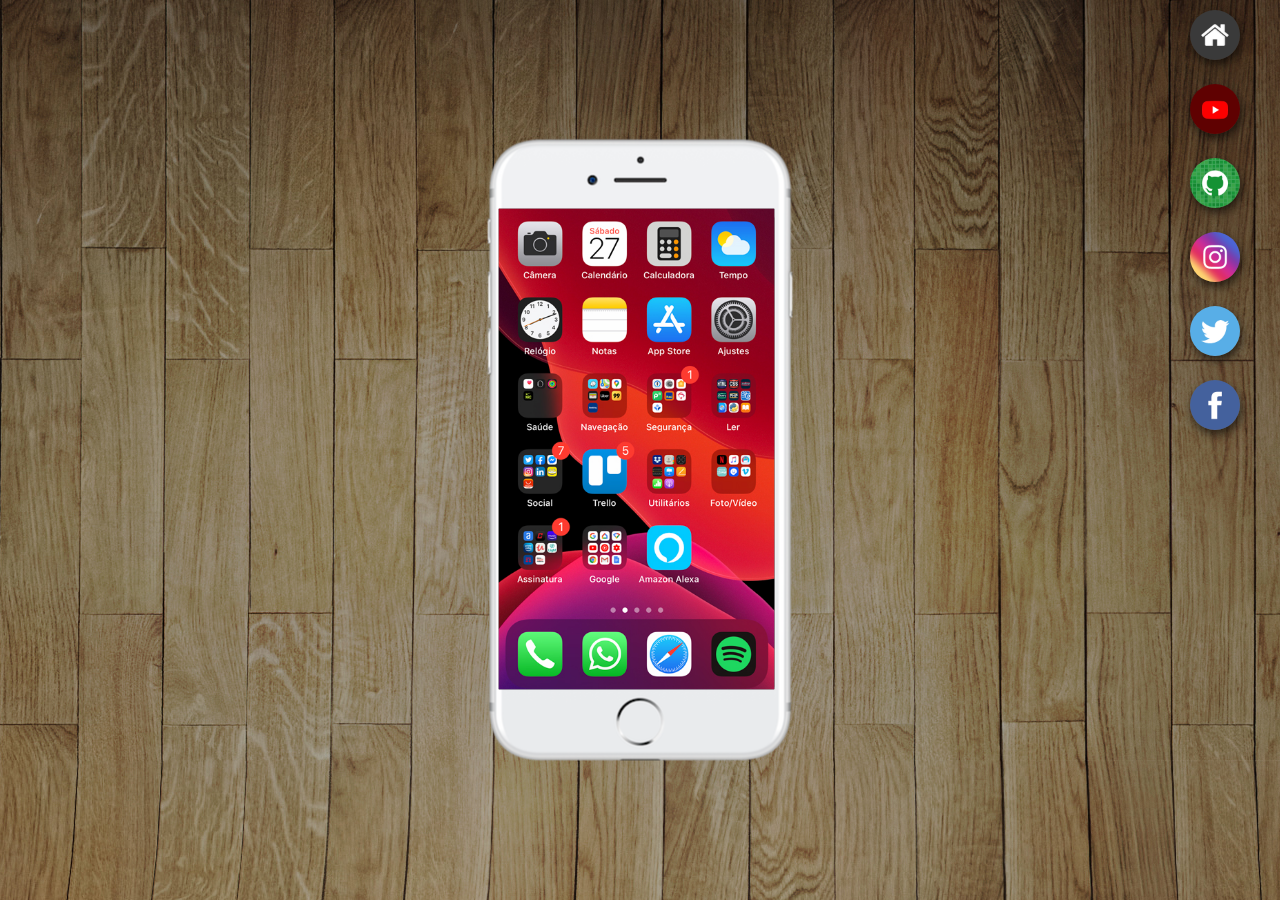
<file: index.html>
<!DOCTYPE html>
<html lang="pt-br">
<head>
    <meta charset="UTF-8">
    <meta name="viewport" content="width=device-width, initial-scale=1.0">
    <title>Projeto Social</title>
    <link rel="shortcut icon" href="favicon.ico" type="image/x-icon">
    <link rel="stylesheet" href="estilo/style.css">
</head>
<body>
    <main>
        <section id="telefone">
            <iframe src="home.html" name="tela" id="tela" frameborder="0">
                Seu navegador não é compatível com isso.
            </iframe>
        </section>
        <section id="redes-sociais">
            <a href="home.html" target="tela"><img src="imagens/logo-home.jpg" alt="Home"></a><br>

            <a href="youtube.html" target="tela"><img src="imagens/logo-youtube.jpg" alt="Youtube"></a><br>

            <a href="github.html" target="tela"><img src="imagens/logo-github.jpg" alt="GitHub"></a><br>

            <a href="instagram.html" target="tela"><img src="imagens/logo-instagram.jpg" alt="Instagram"></a><br>

            <a href="twitter.html" target="tela"><img src="imagens/logo-twitter.jpg" alt="Twitter"></a><br>

            <a href="facebook.html" target="tela"><img src="imagens/logo-facebook.jpg" alt="Facebook"></a>
        </section>
    </main>
</body>
</html>
</file>
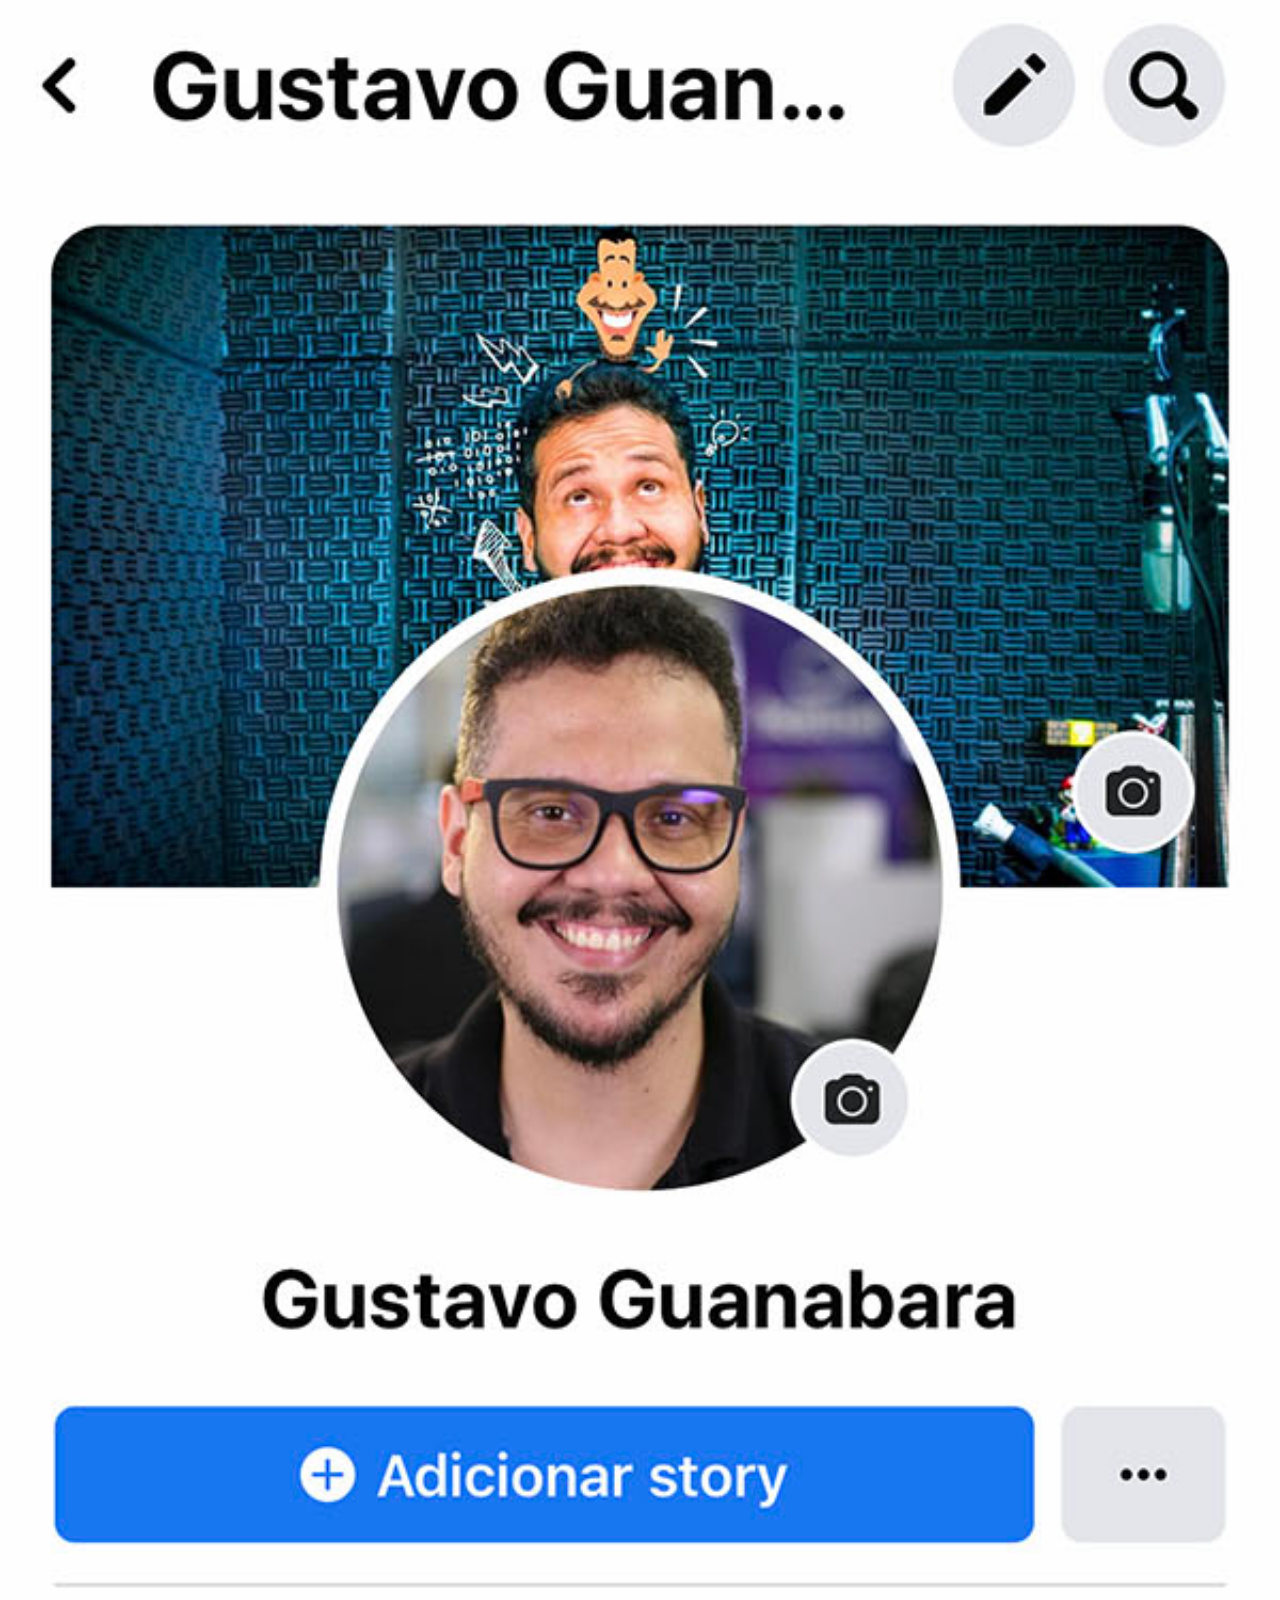
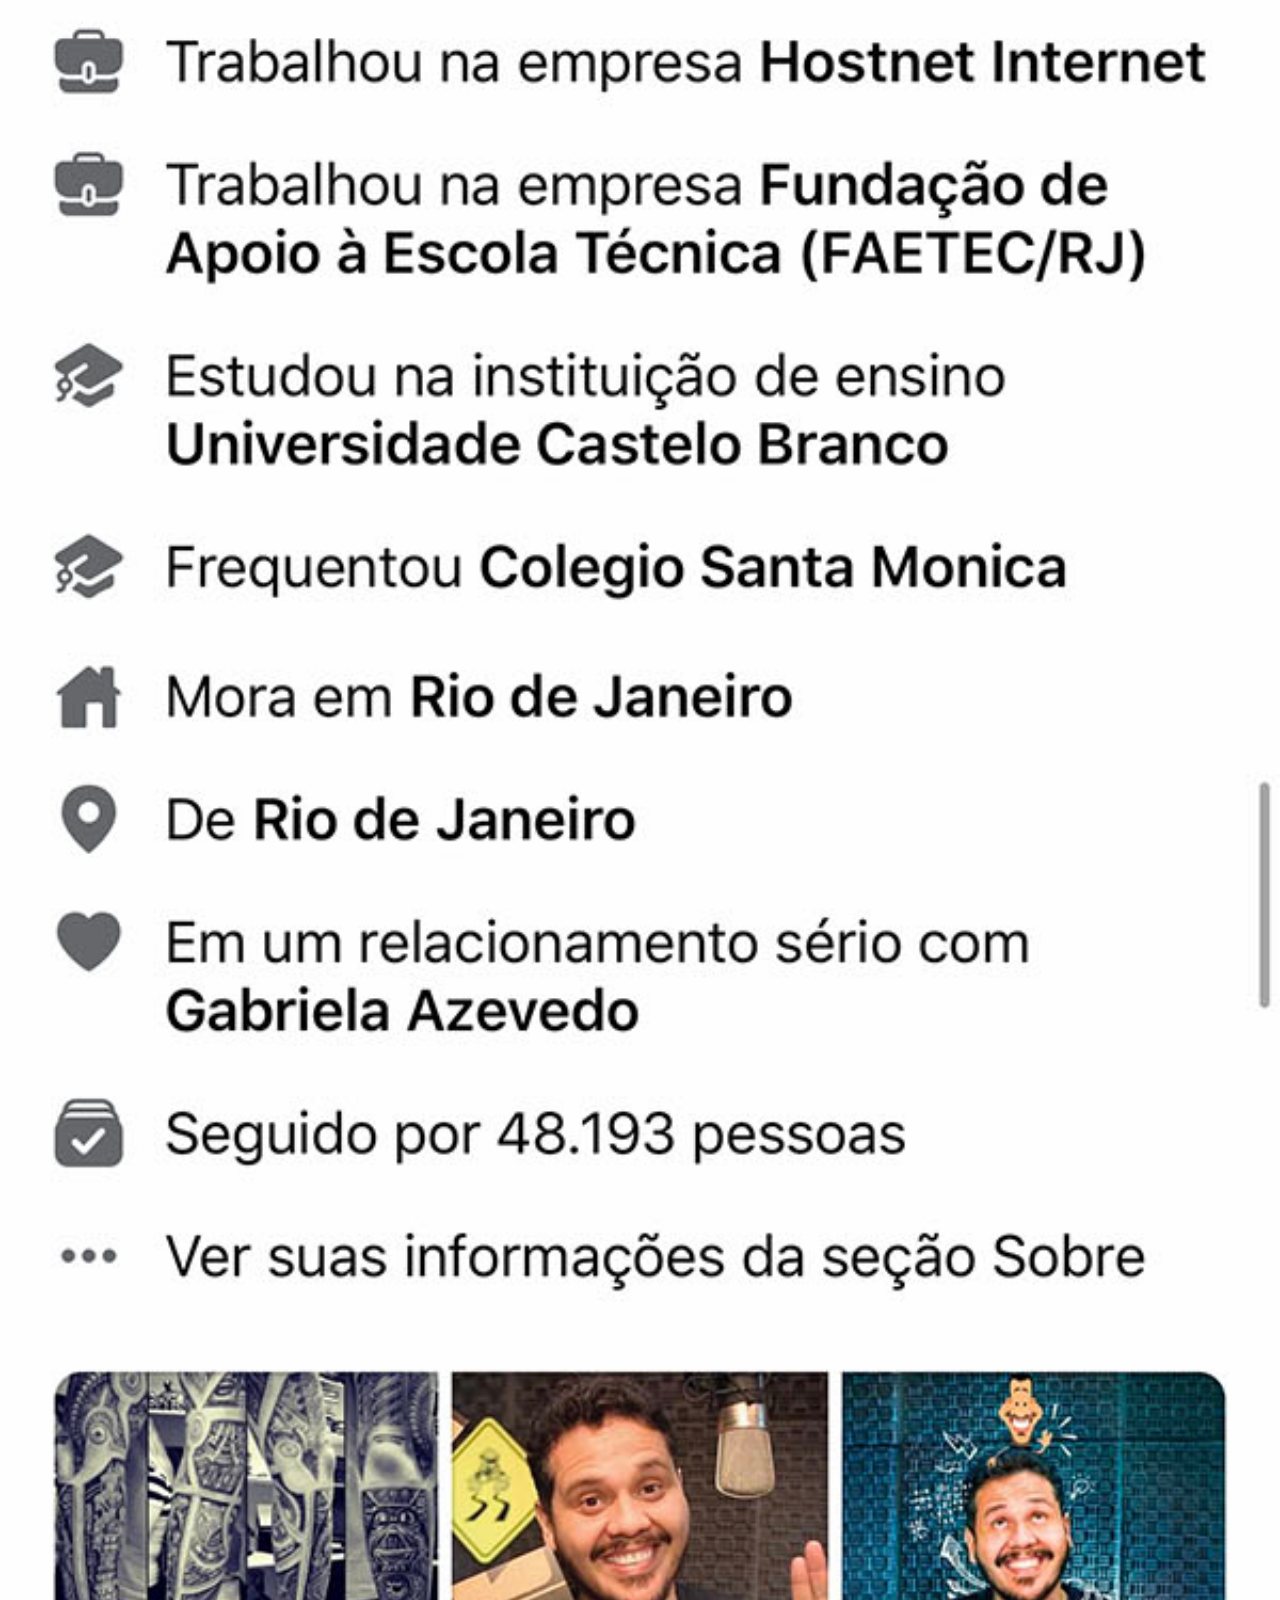
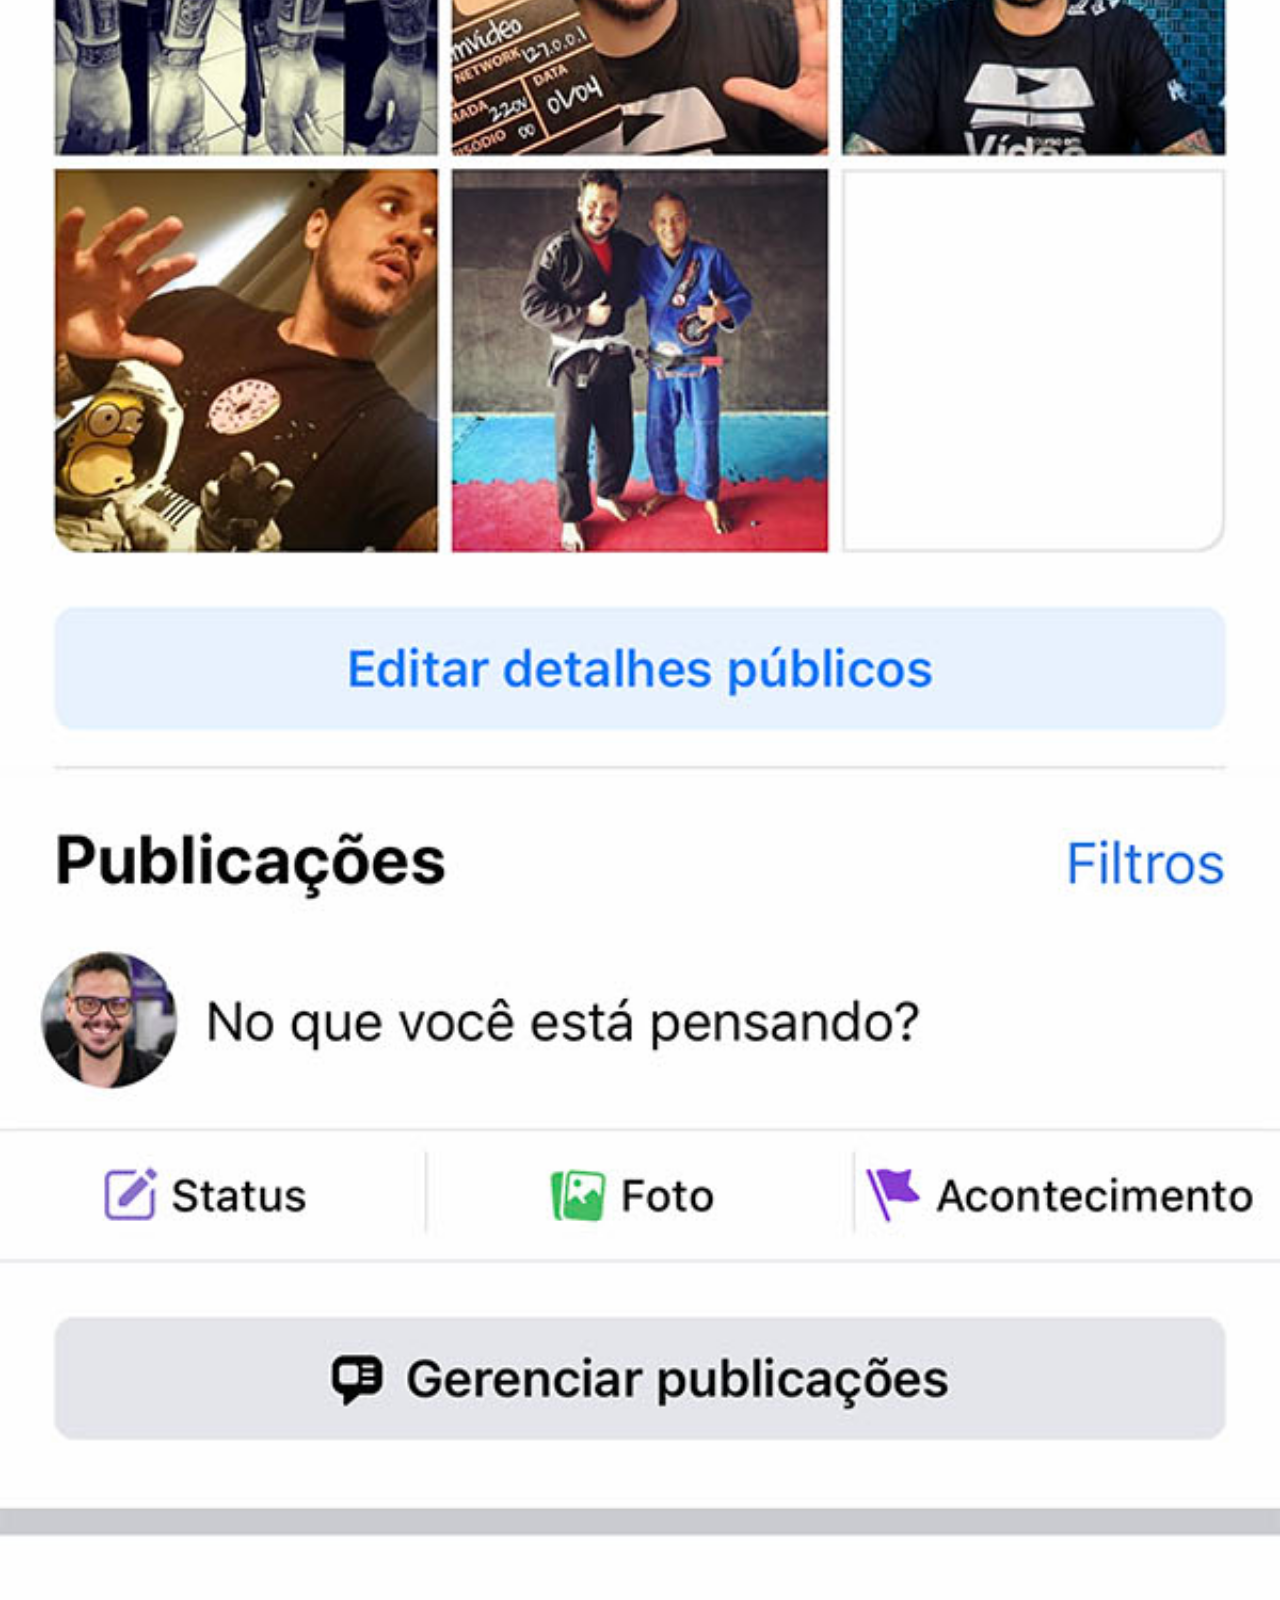
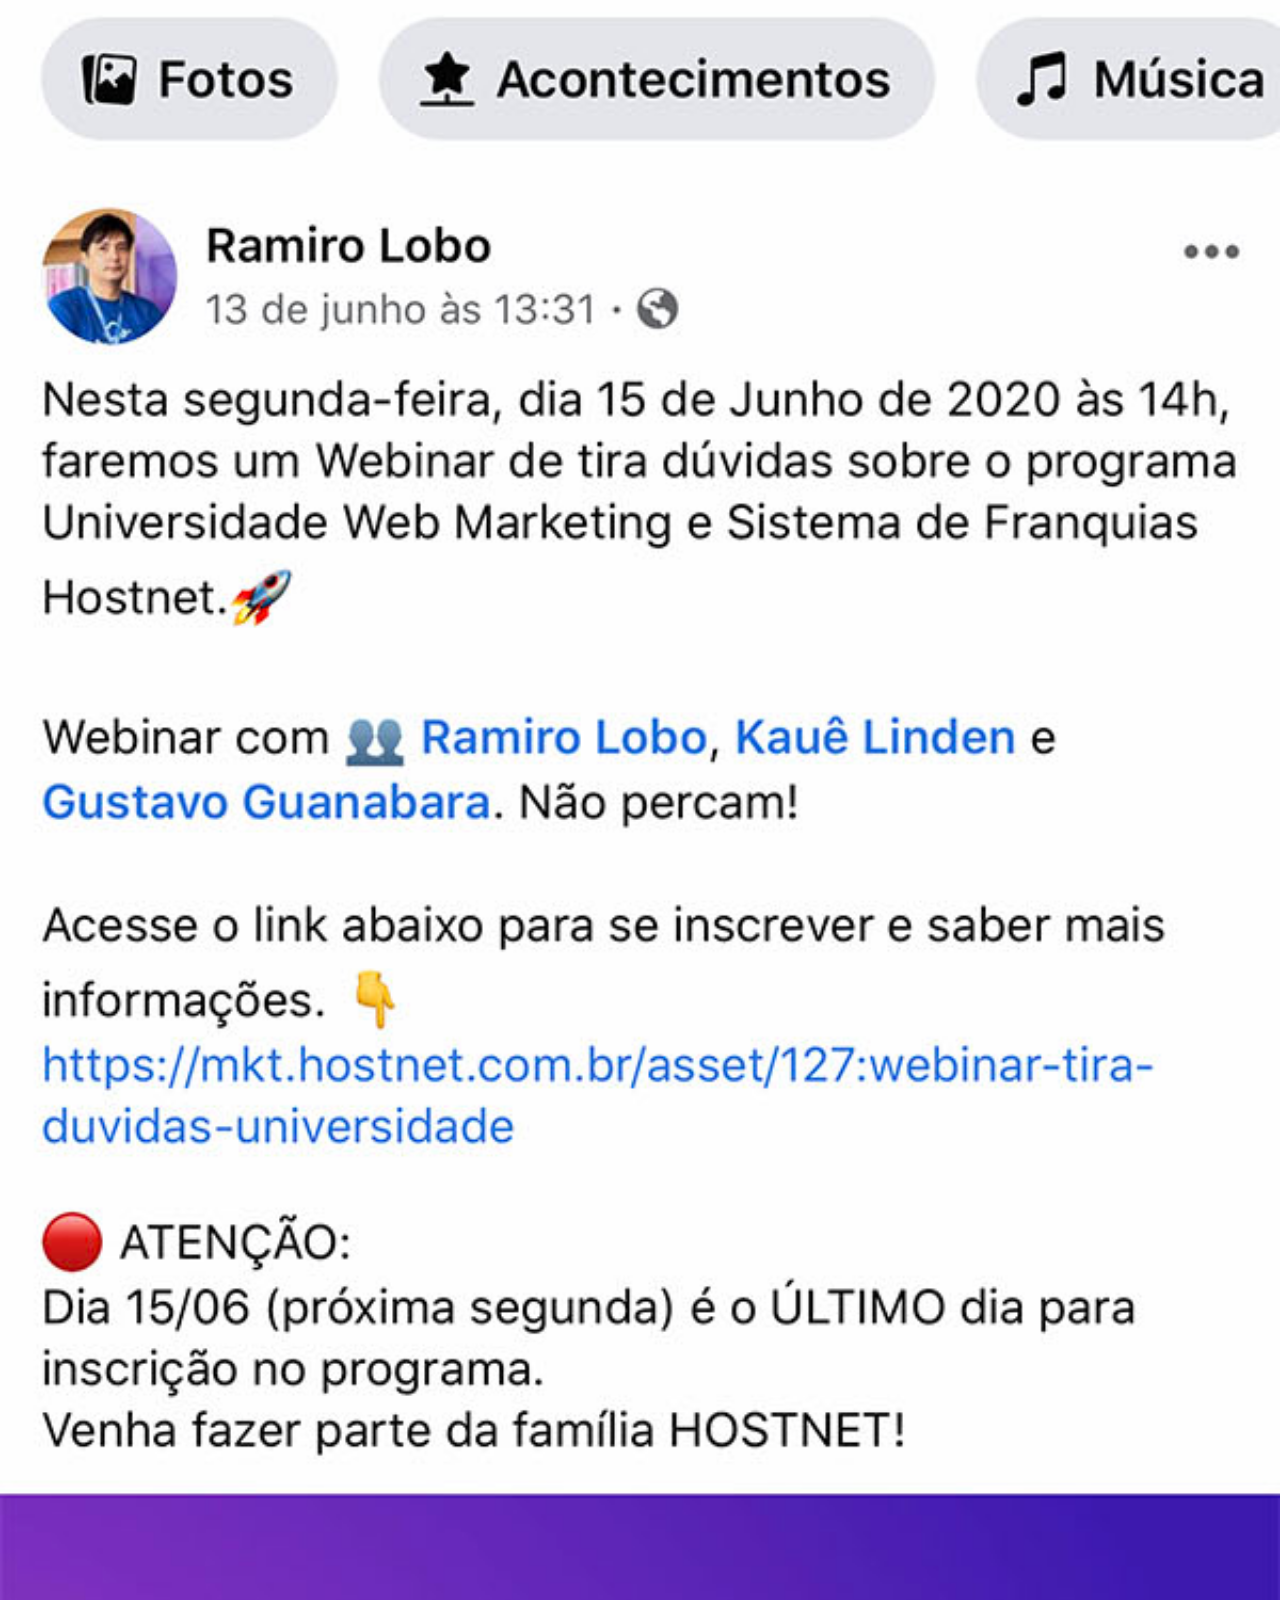
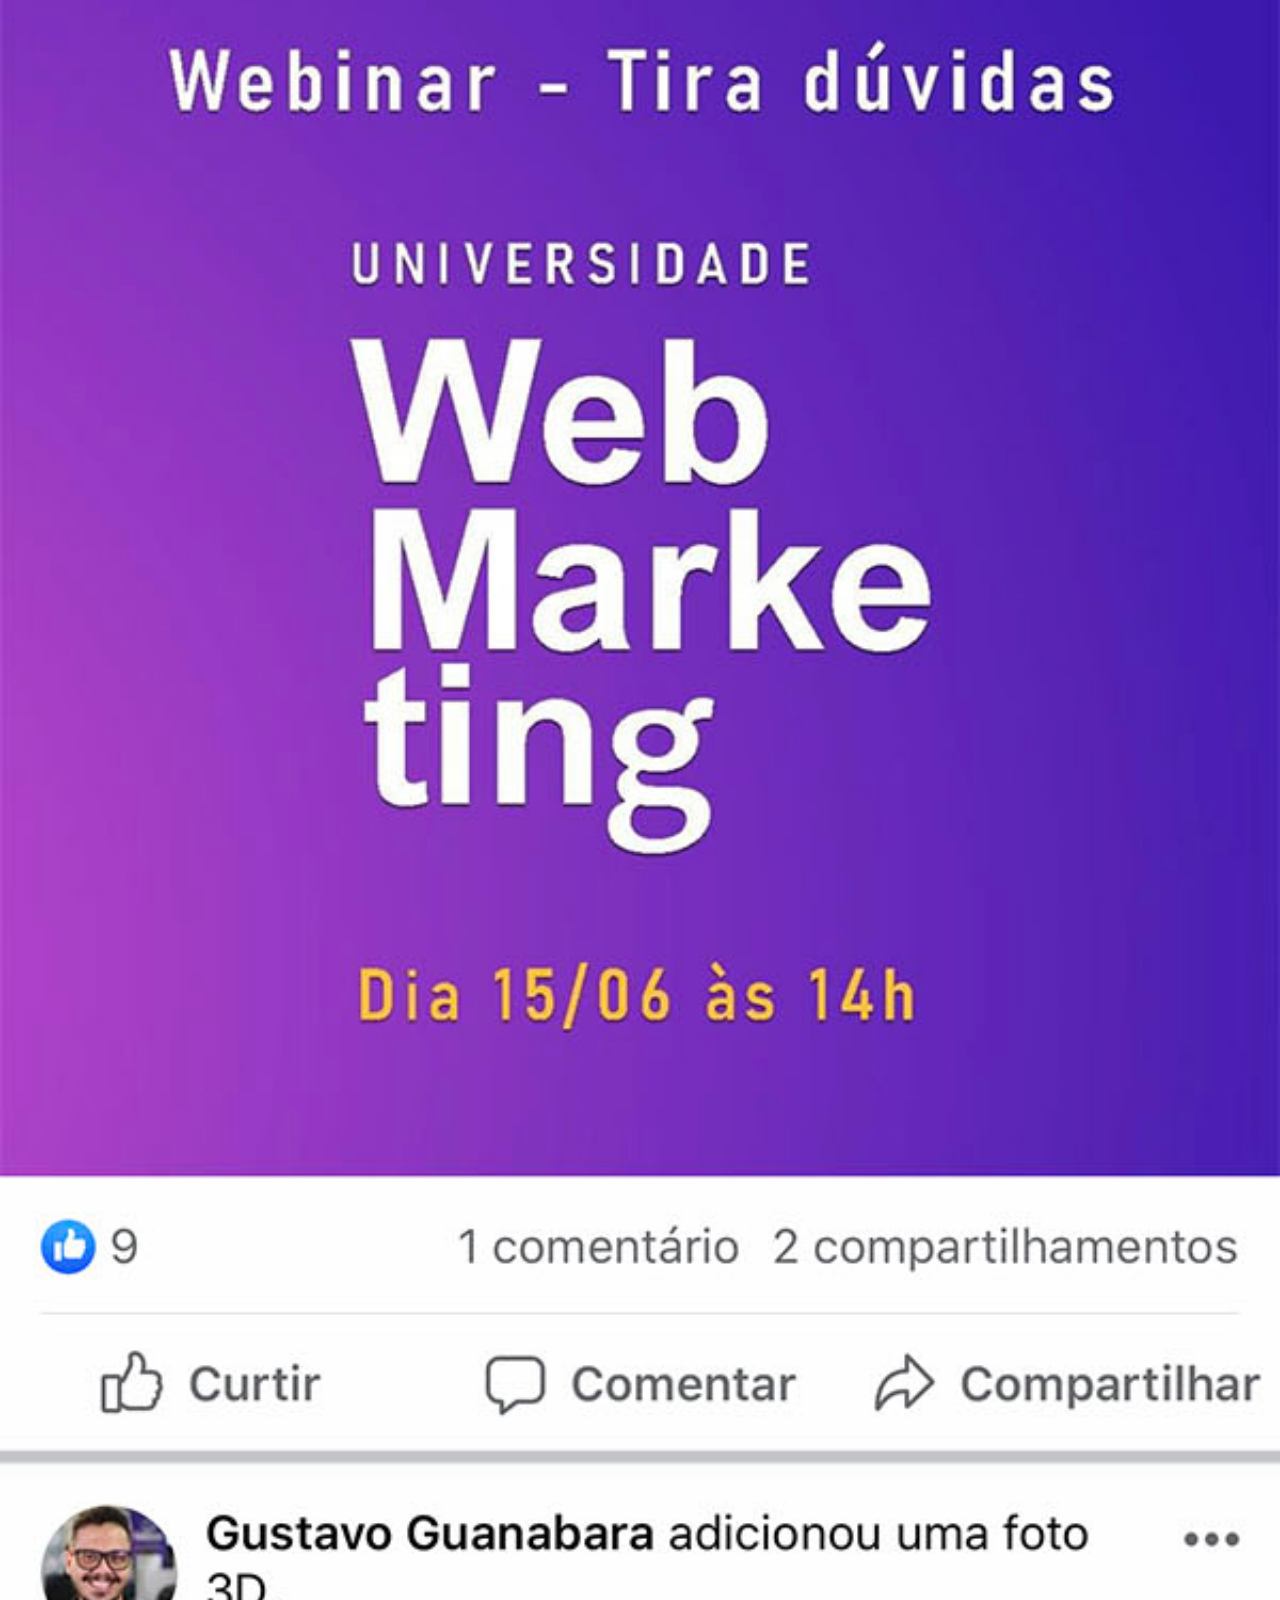
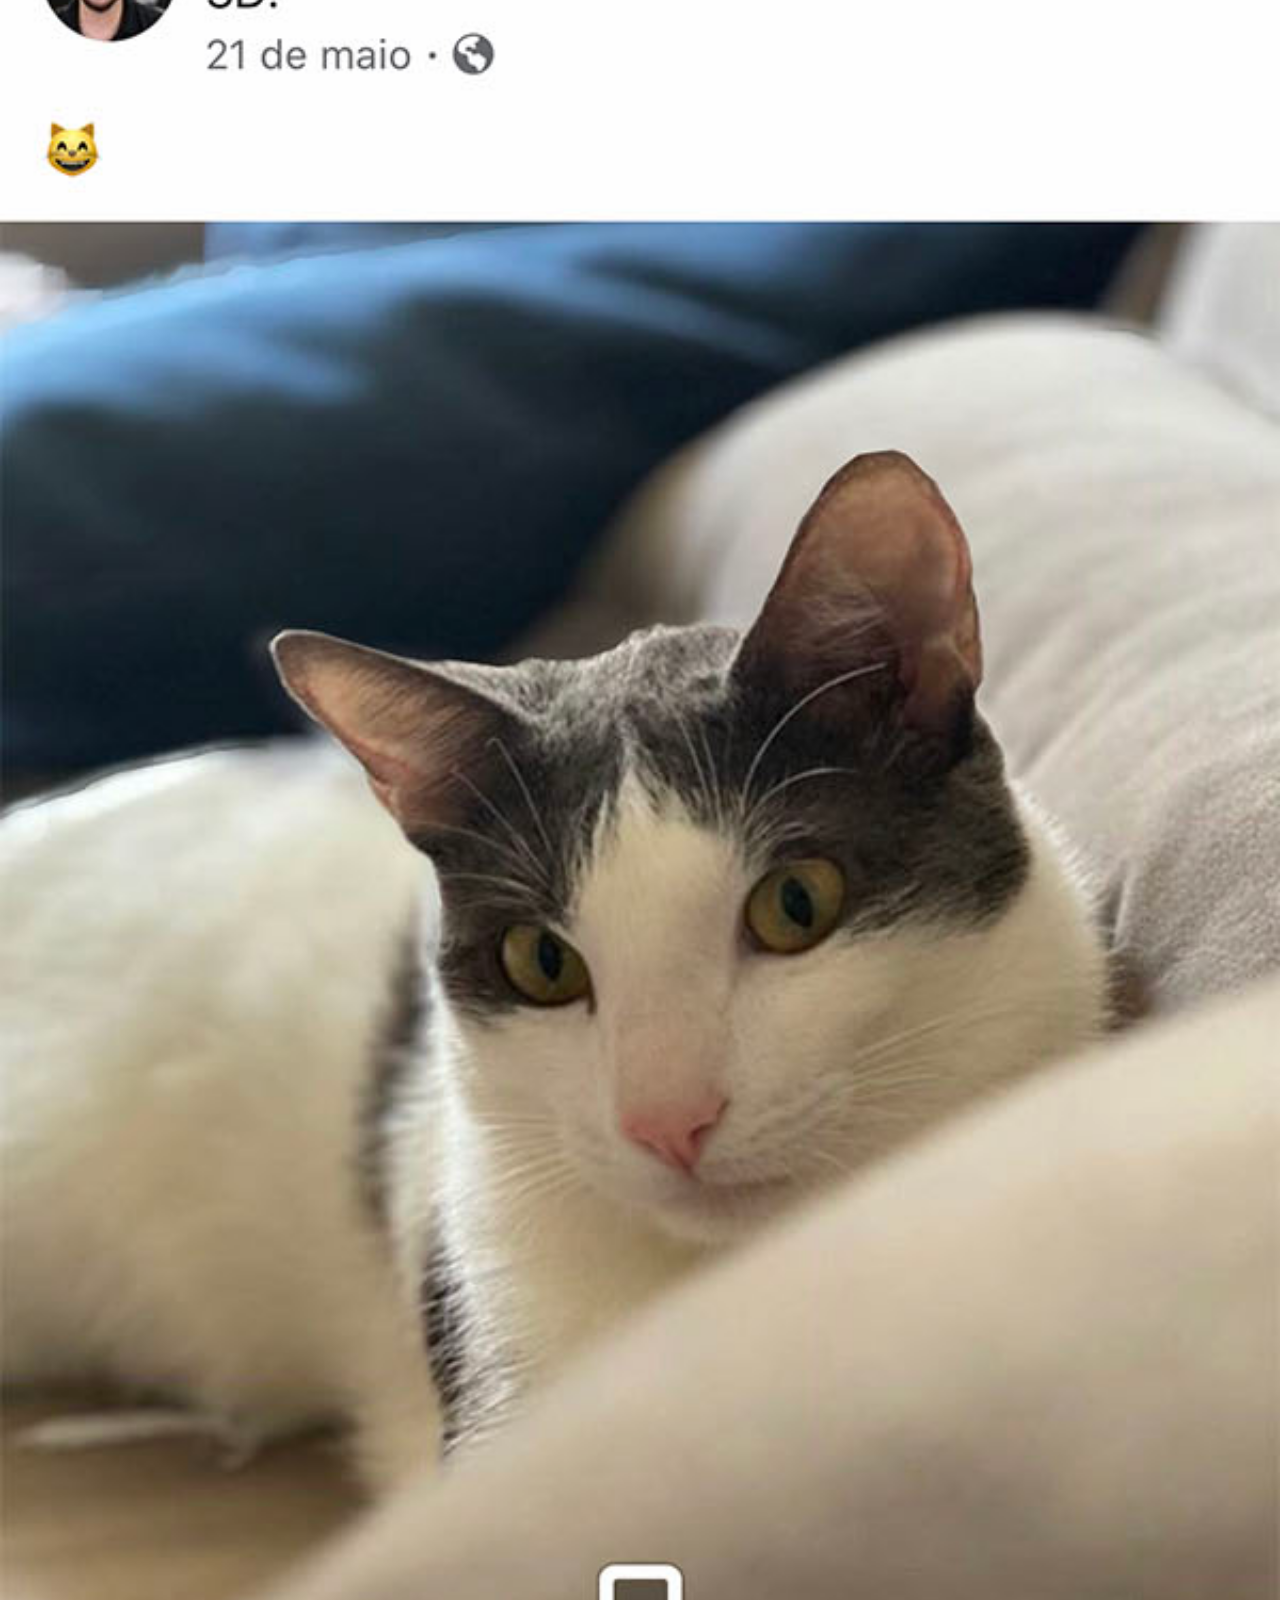
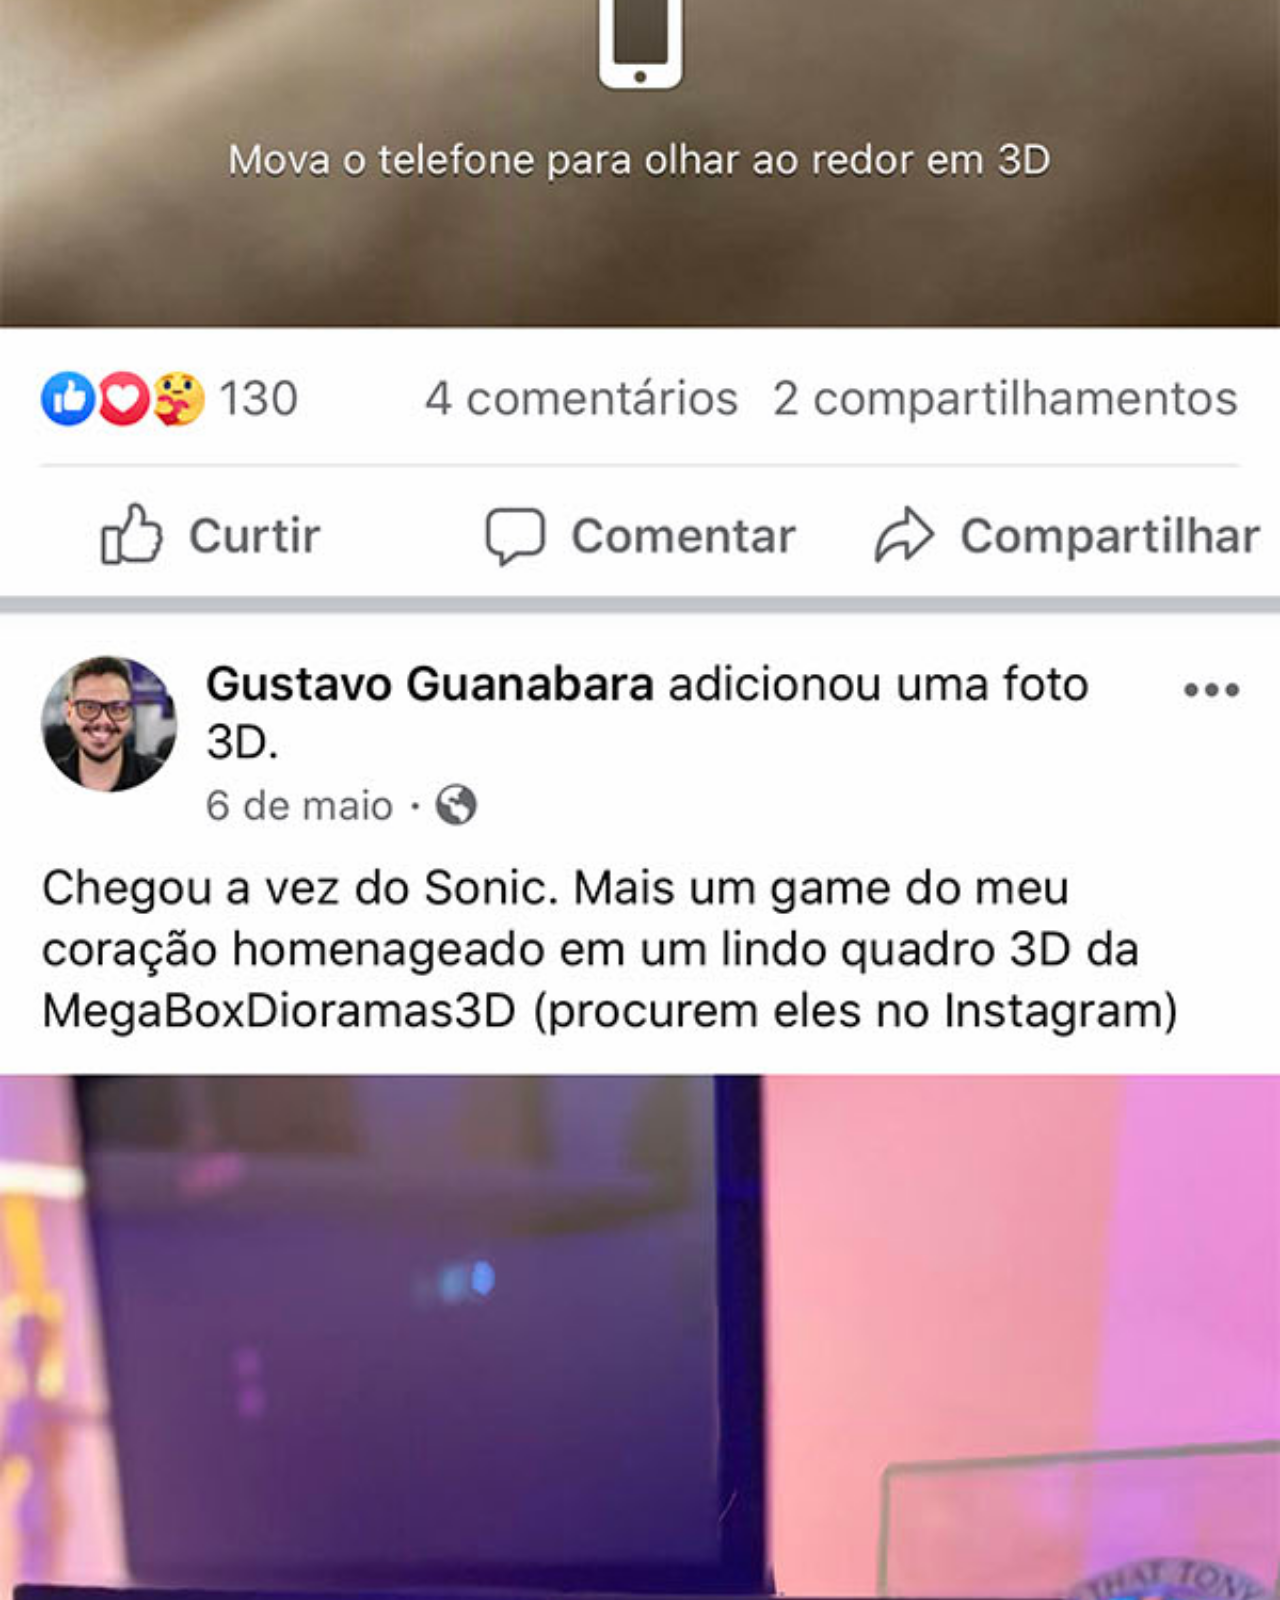
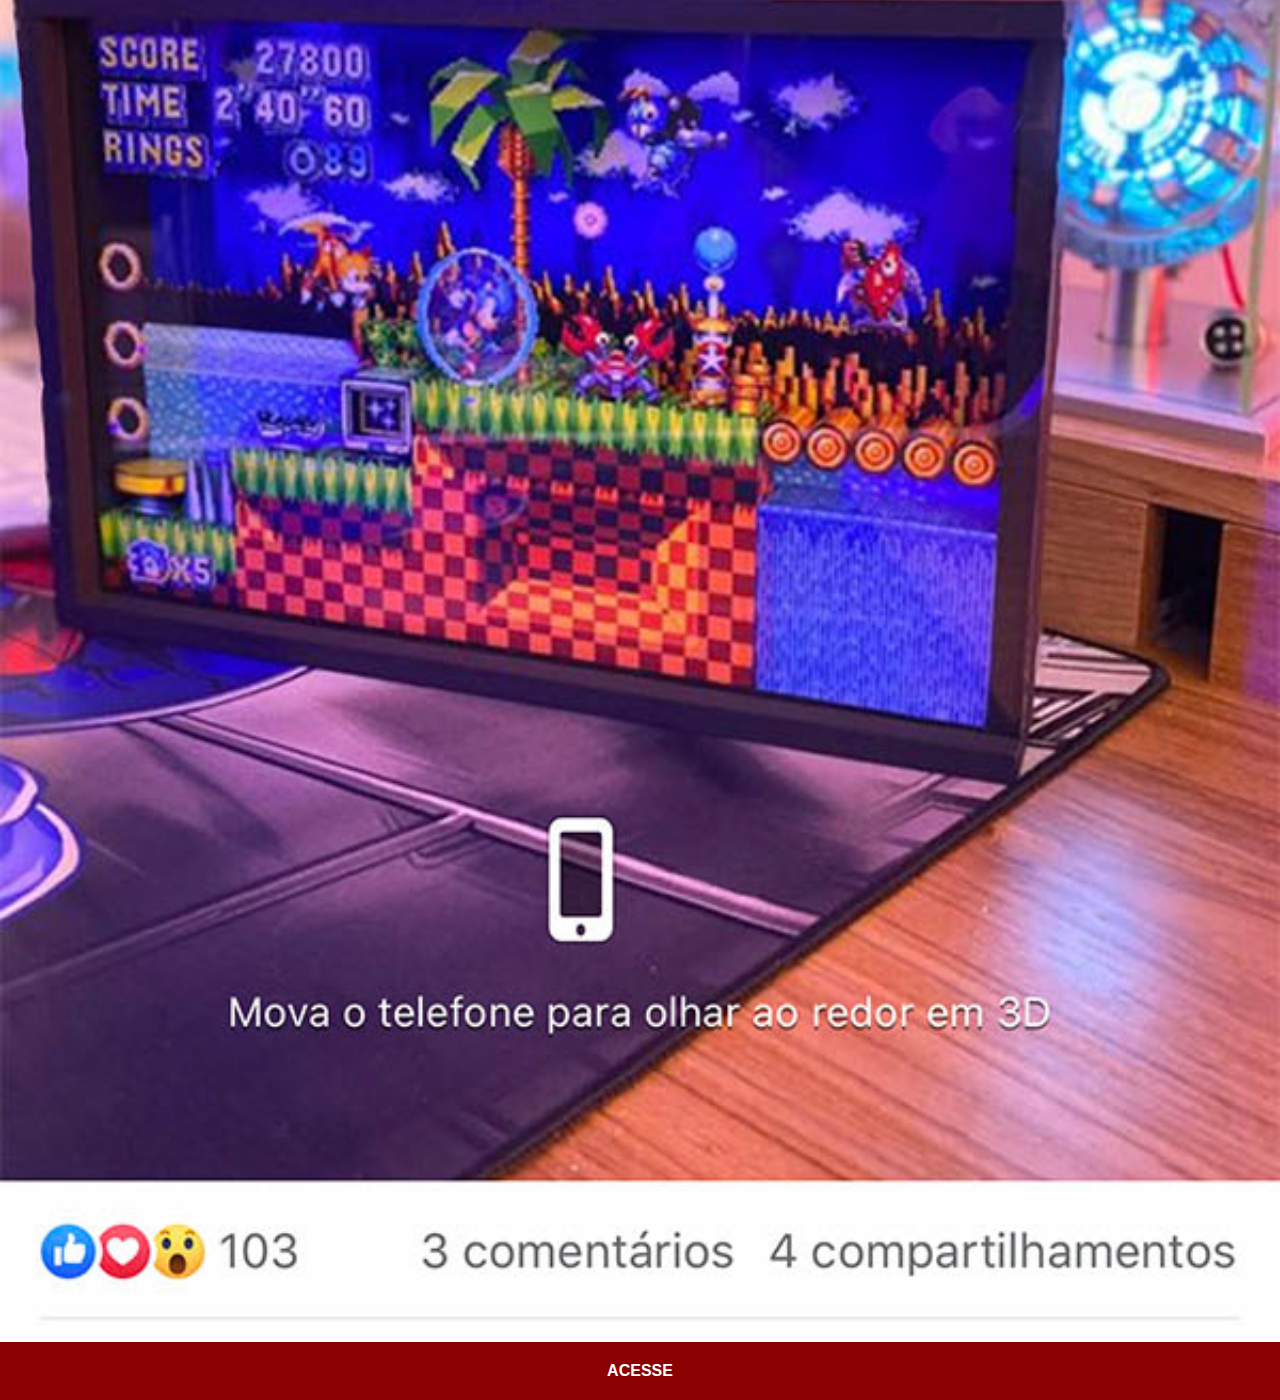
<file: facebook.html>
<!DOCTYPE html>
<html lang="pt-br">
<head>
    <meta charset="UTF-8">
    <meta name="viewport" content="width=device-width, initial-scale=1.0">
    <title>Facebook</title>
    <link rel="stylesheet" href="estilo/social.css">
</head>
<body>
    <img src="imagens/tela-facebook.jpg" alt="Facebook">
    <a href="https://www.facebook.com/gustavoguanabara/?locale=pt_BR" target="_blank">ACESSE</a>
</body>
</html>
</file>
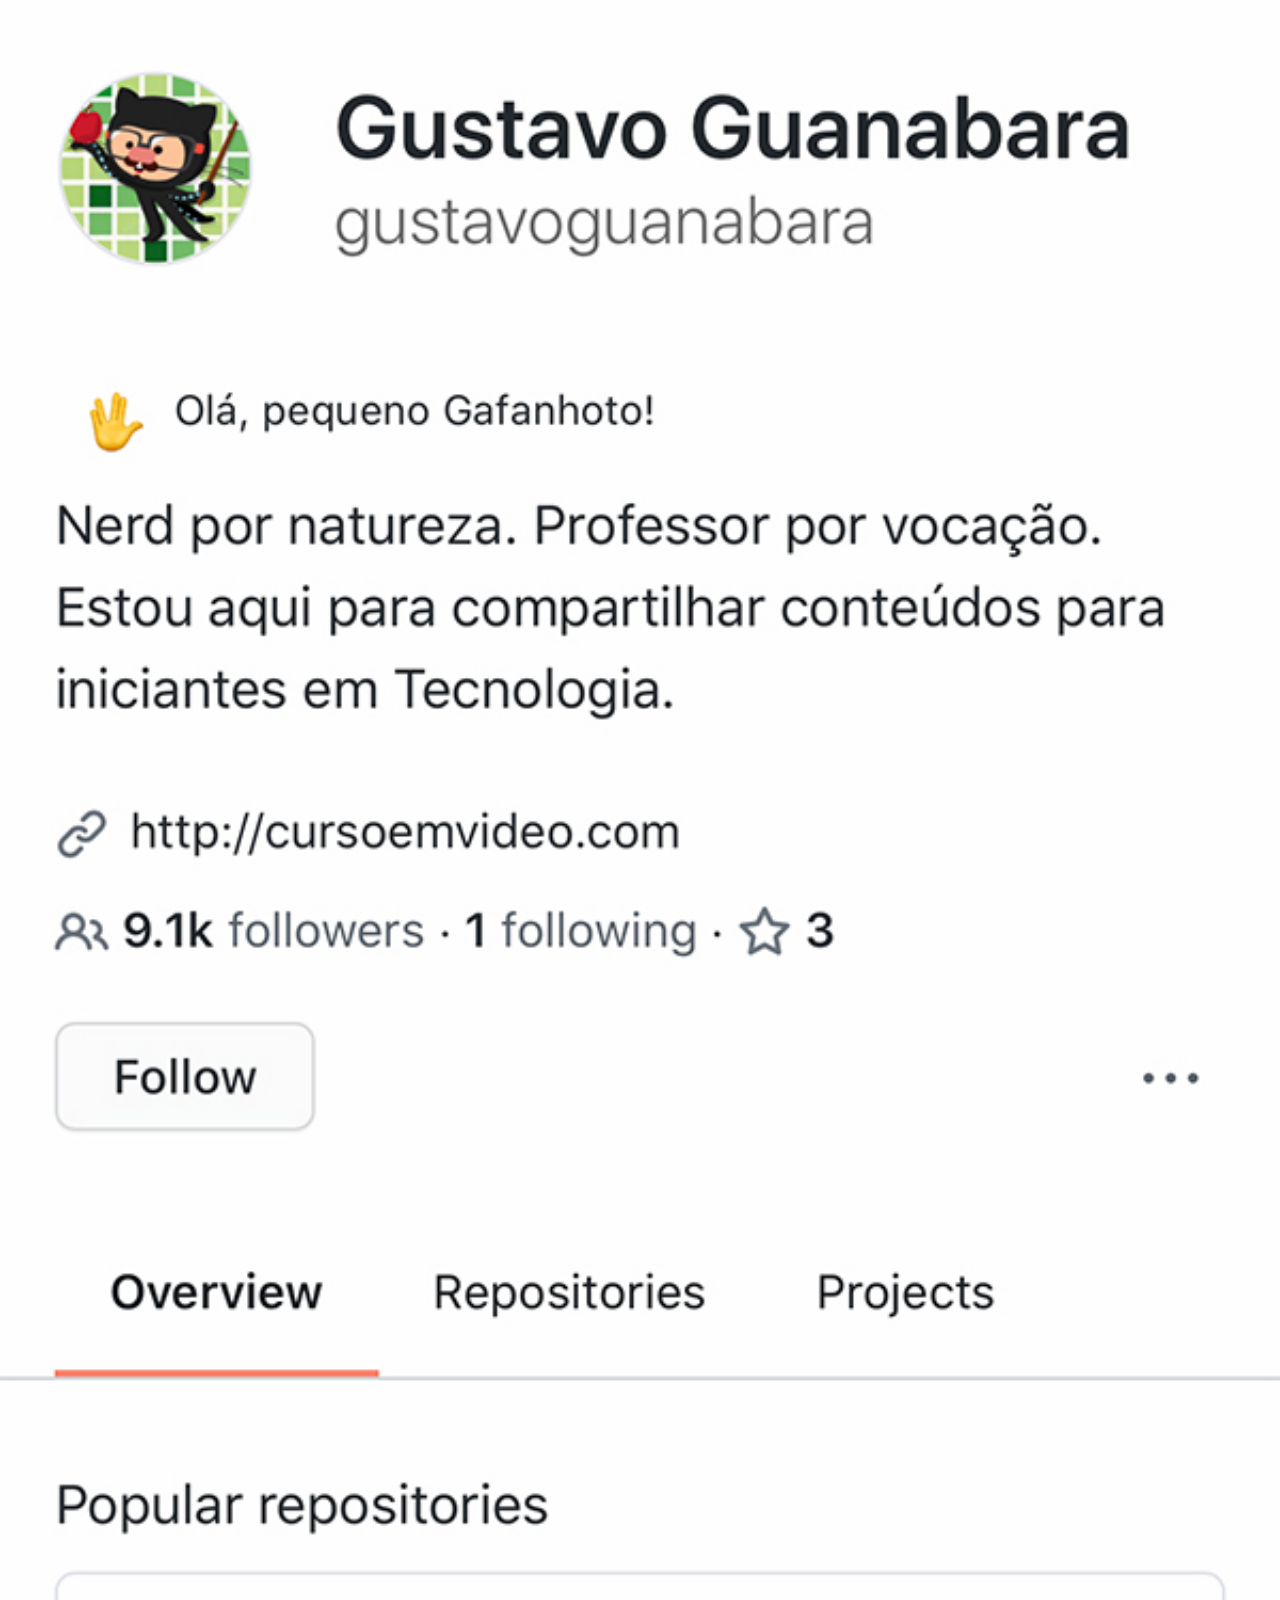
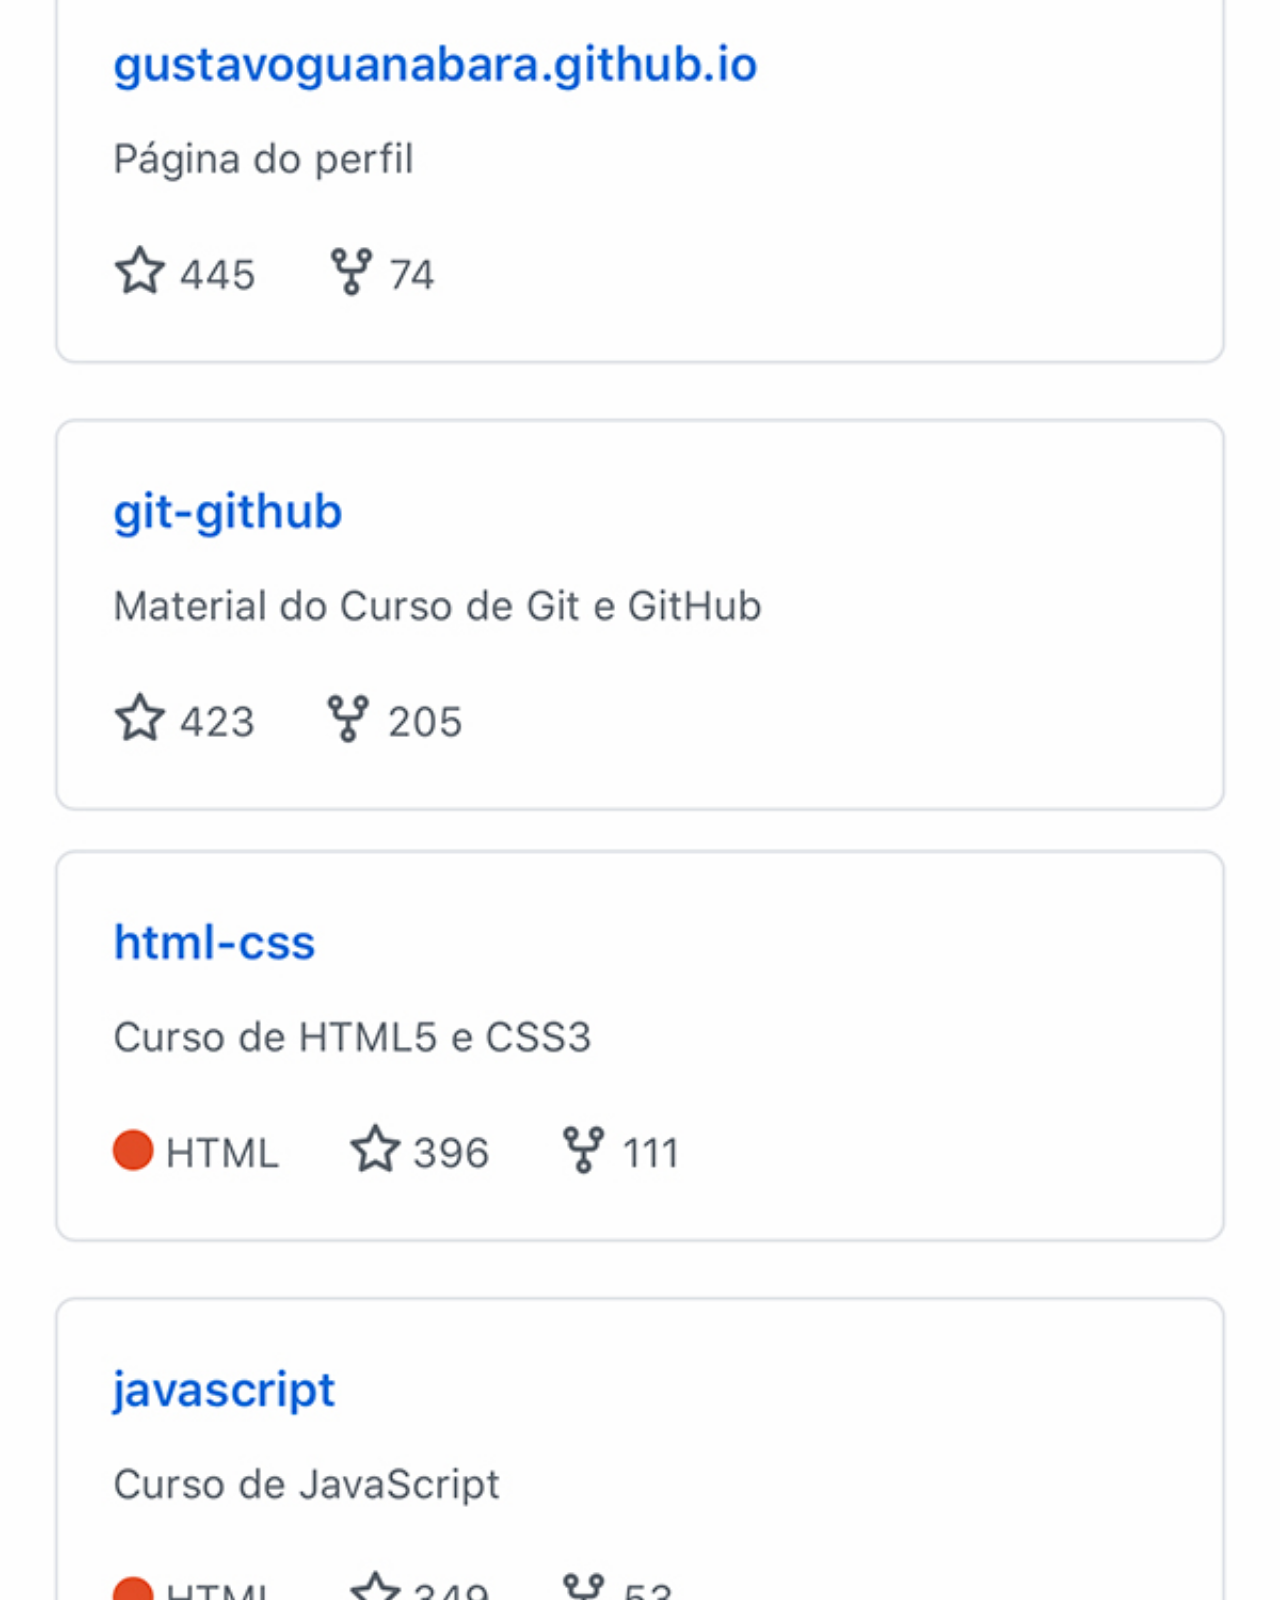
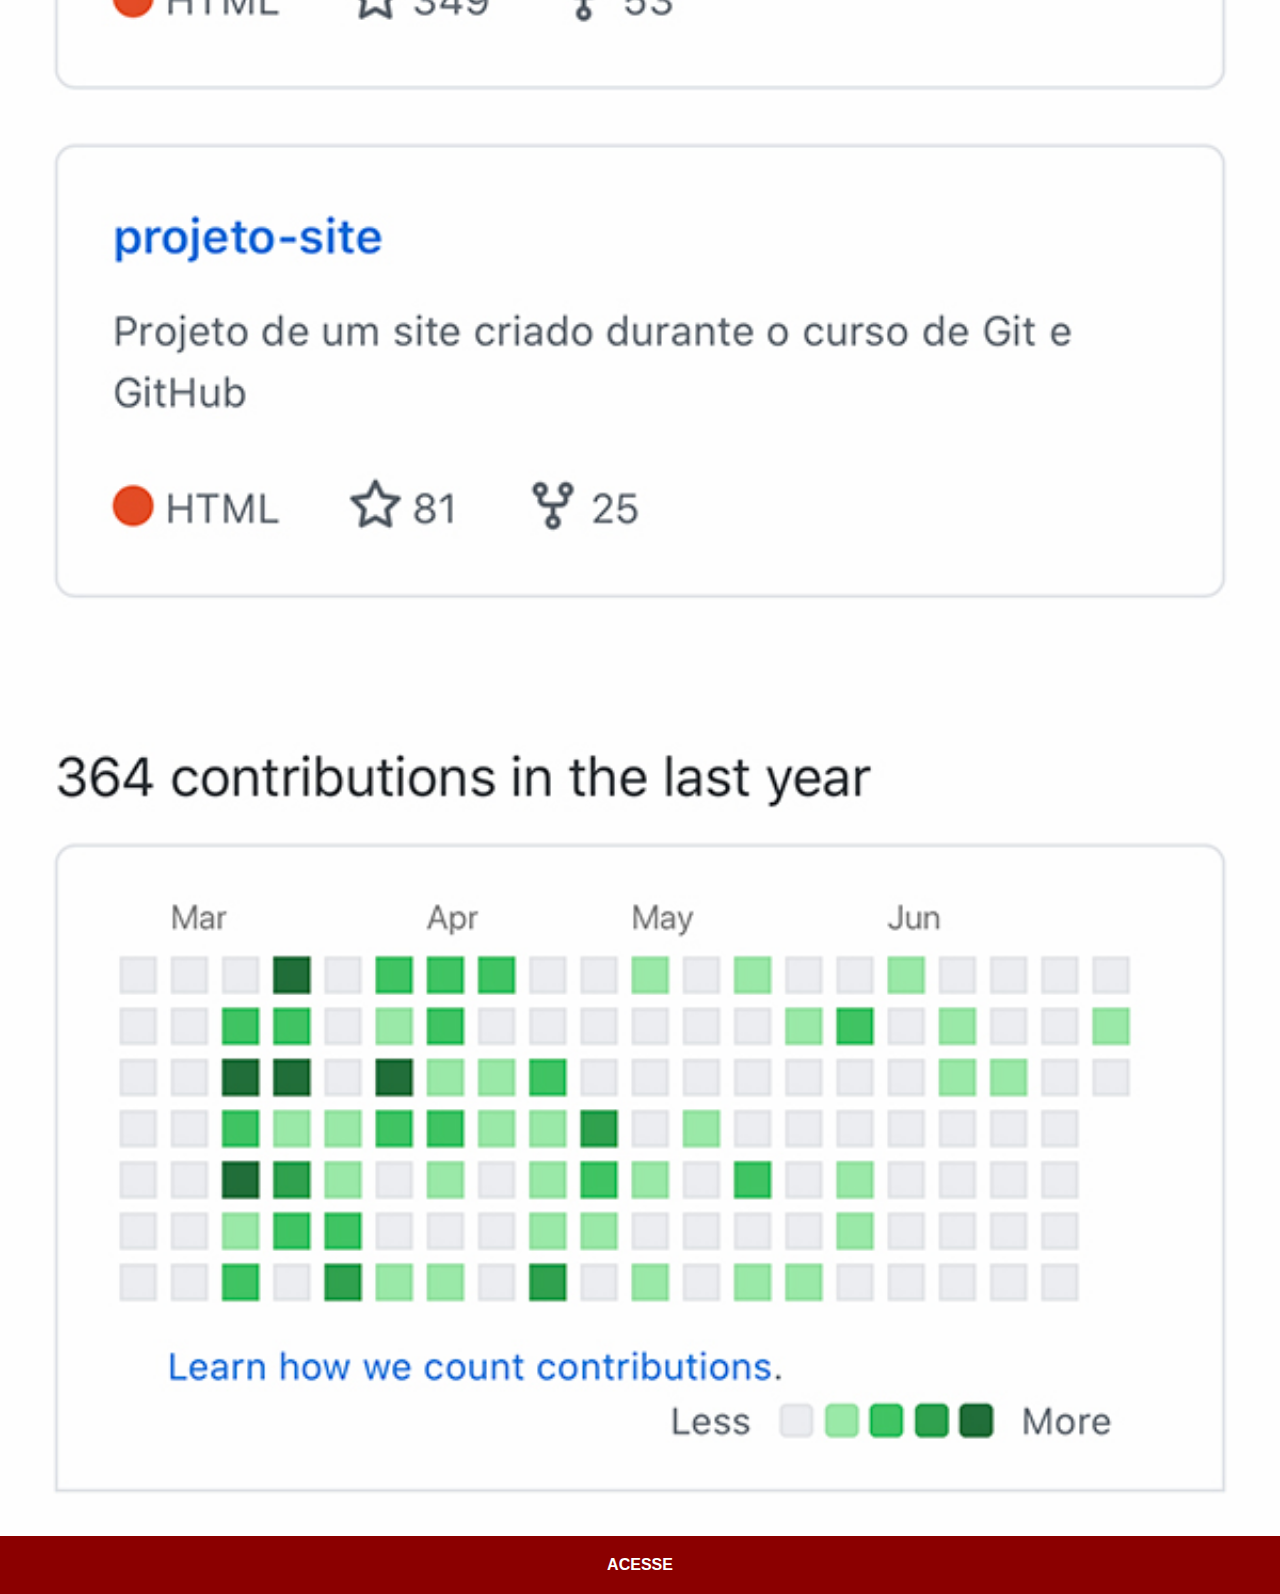
<file: github.html>
<!DOCTYPE html>
<html lang="pt-br">
<head>
    <meta charset="UTF-8">
    <meta name="viewport" content="width=device-width, initial-scale=1.0">
    <title>GitHub</title>
    <link rel="stylesheet" href="estilo/social.css">
</head>
<body>
    <img src="imagens/tela-github.jpg" alt="GitHub">
    <a href="https://github.com/gustavoguanabara" target="_blank">ACESSE</a>
</body>
</html>
</file>
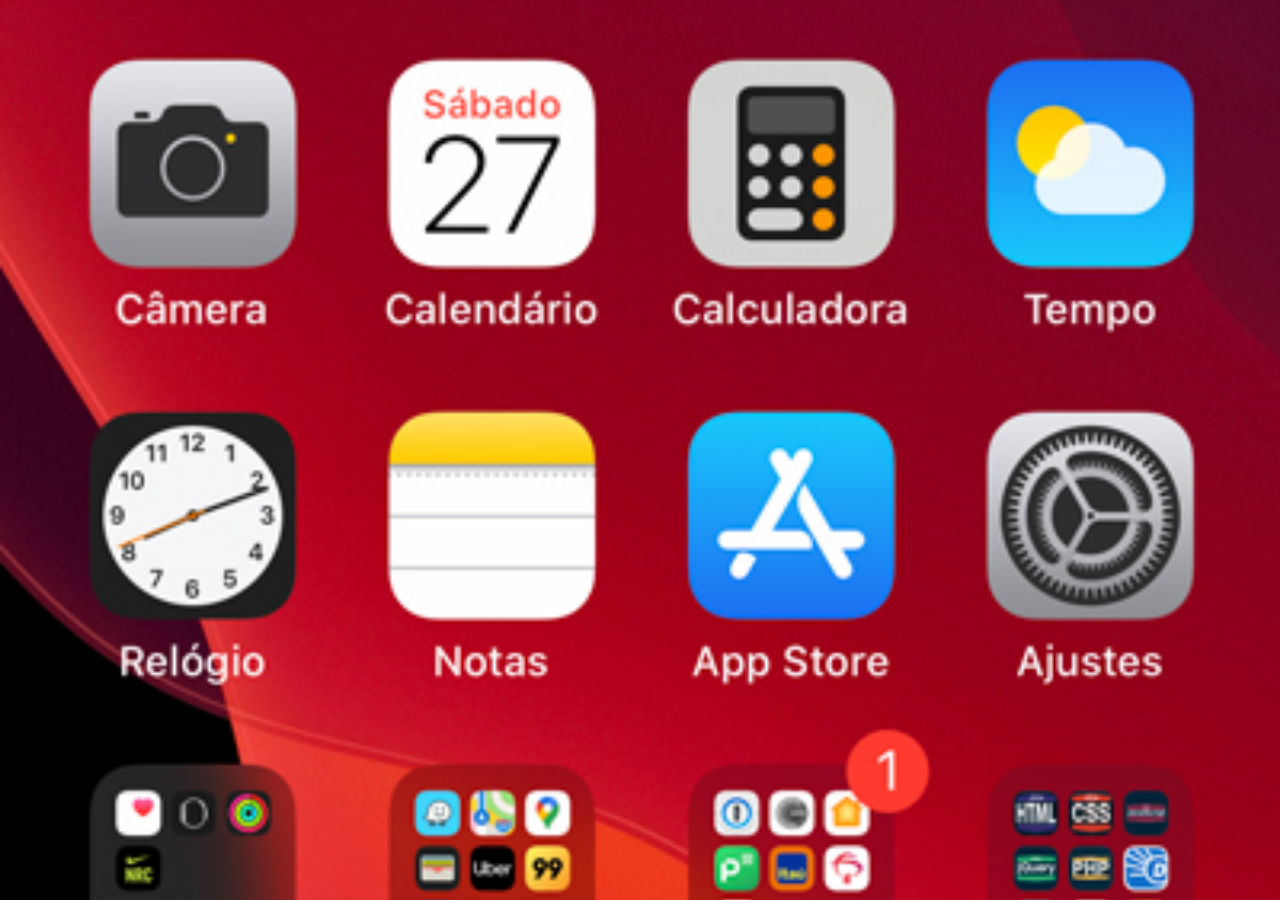
<file: home.html>
<!DOCTYPE html>
<html lang="pt-br">
<head>
    <meta charset="UTF-8">
    <meta name="viewport" content="width=device-width, initial-scale=1.0">
    <title>Home</title>
    <style>
        * {
            margin: 0px;
            padding: 0px;
        }

        body {
            width: 100vw;
            height: 100vh;
            background: black url('imagens/tela-home.jpg') no-repeat top center;
            background-size: cover;
        }
    </style>
</head>
<body>
    
</body>
</html>
</file>
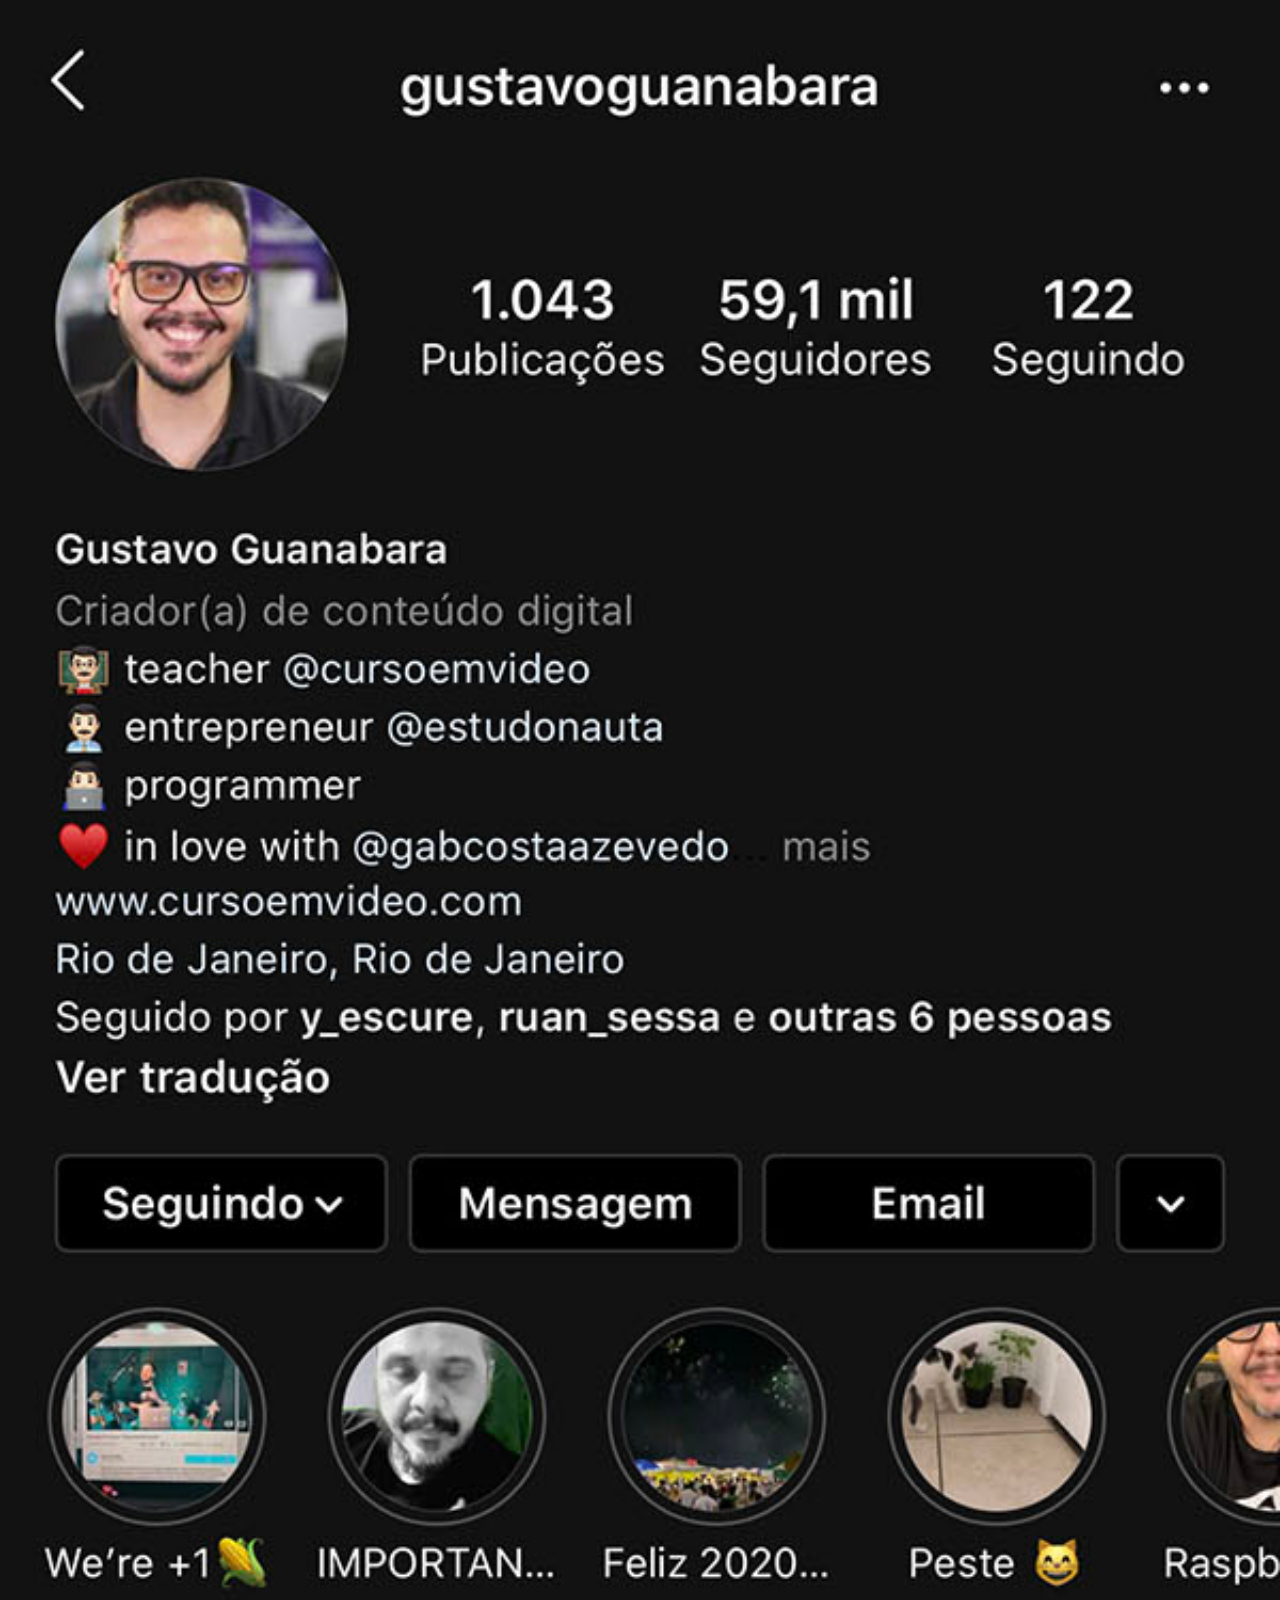
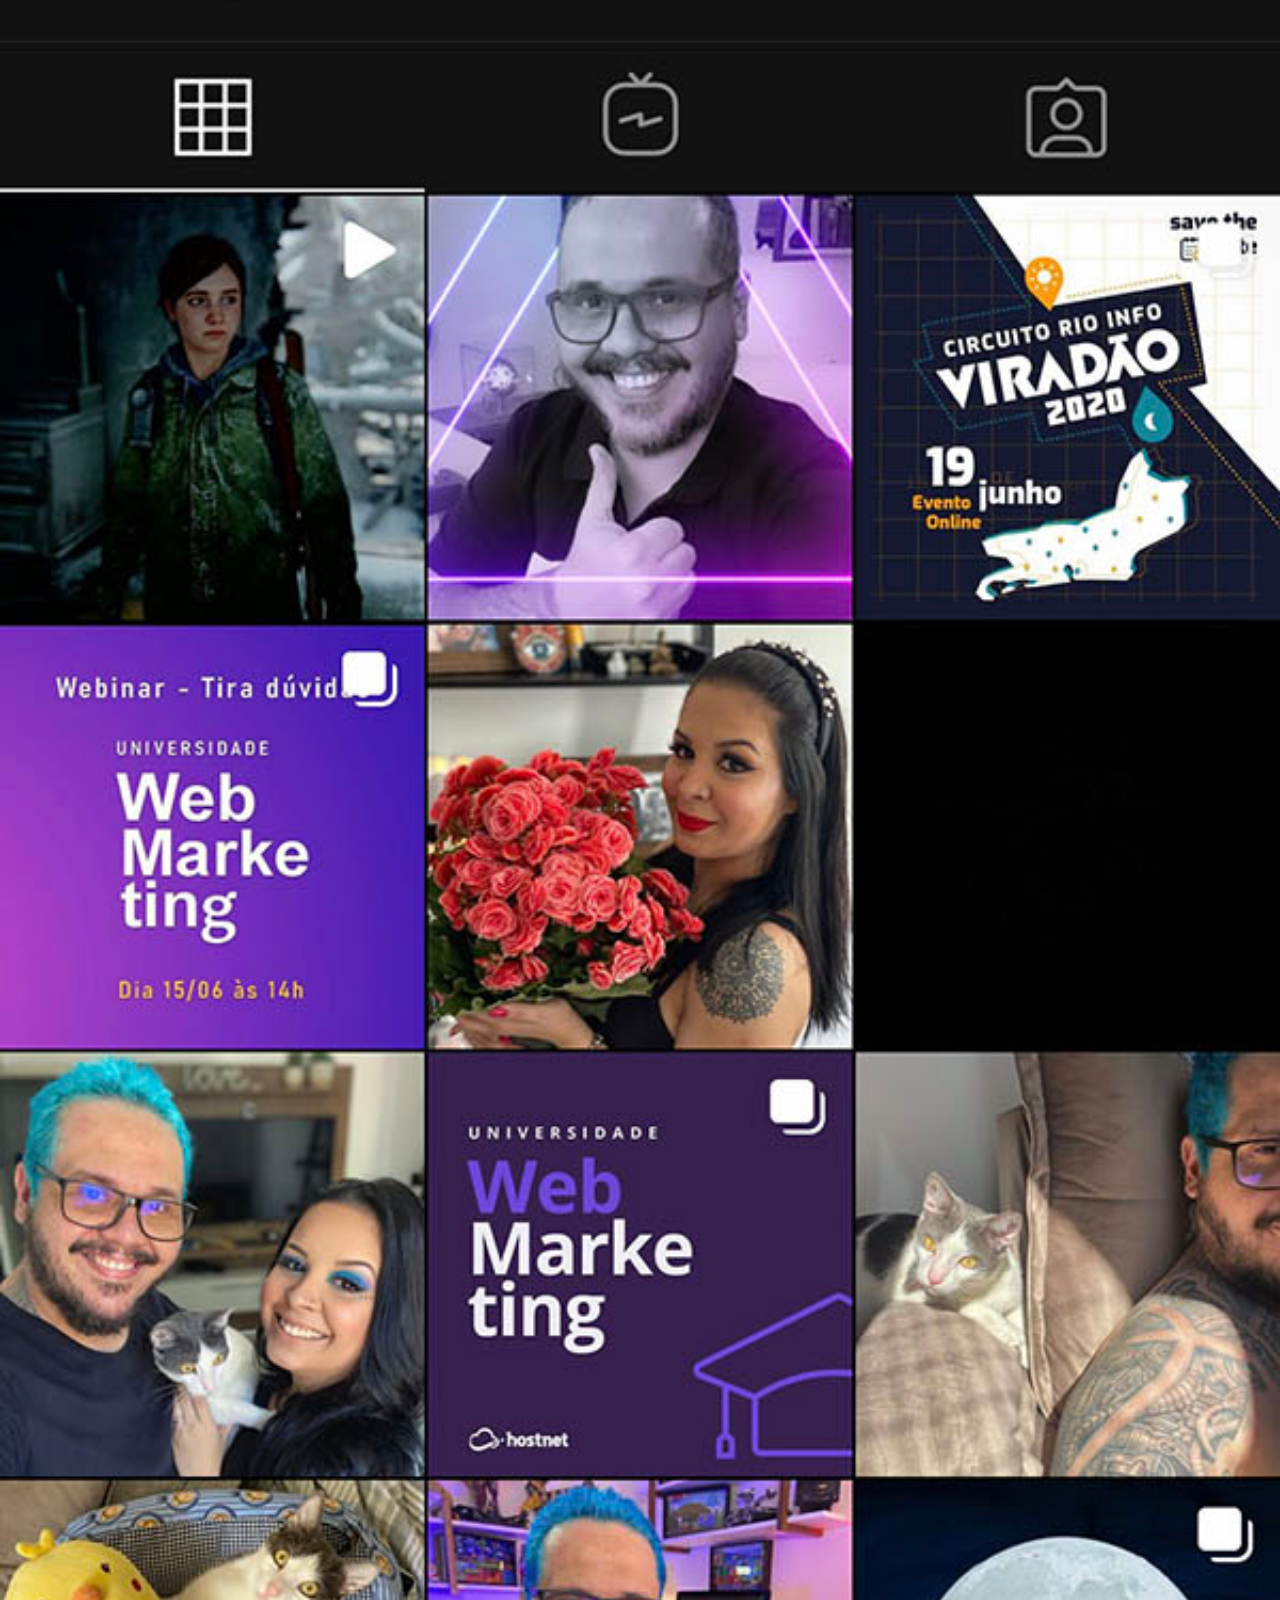
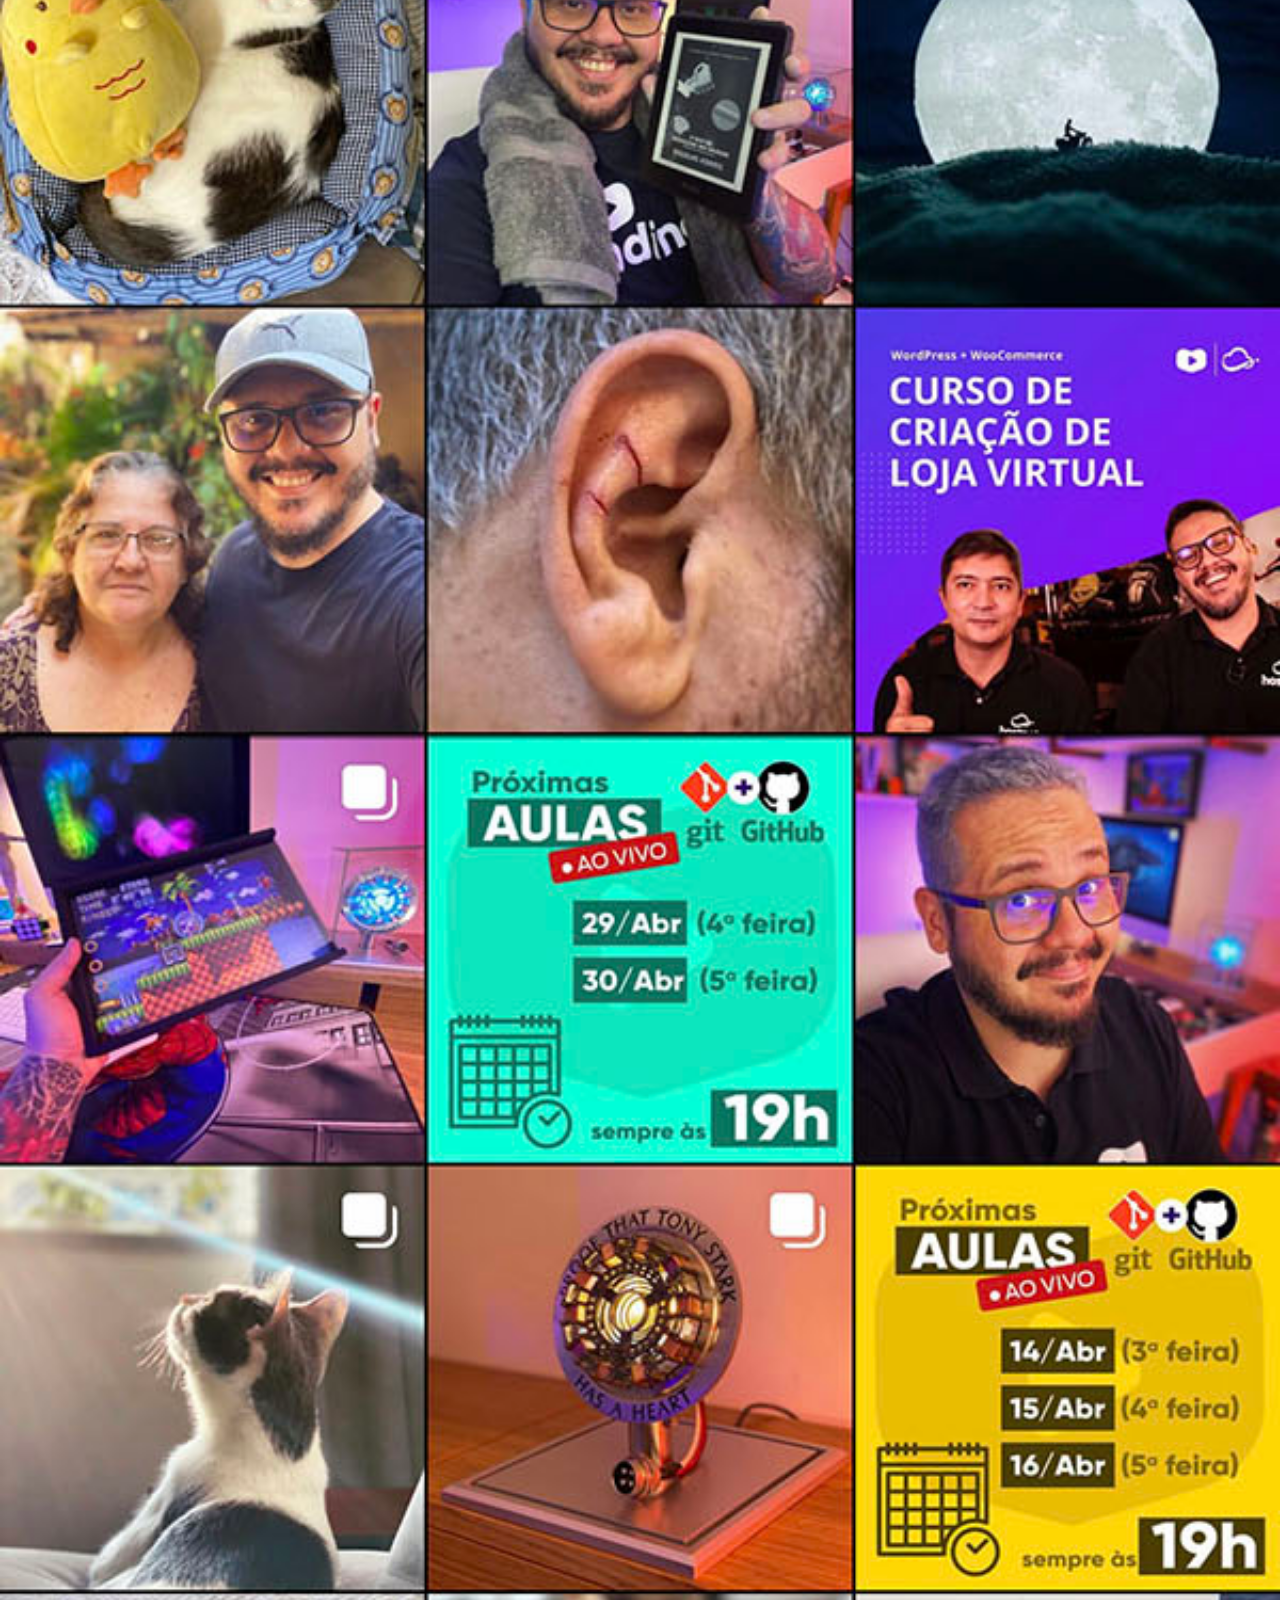
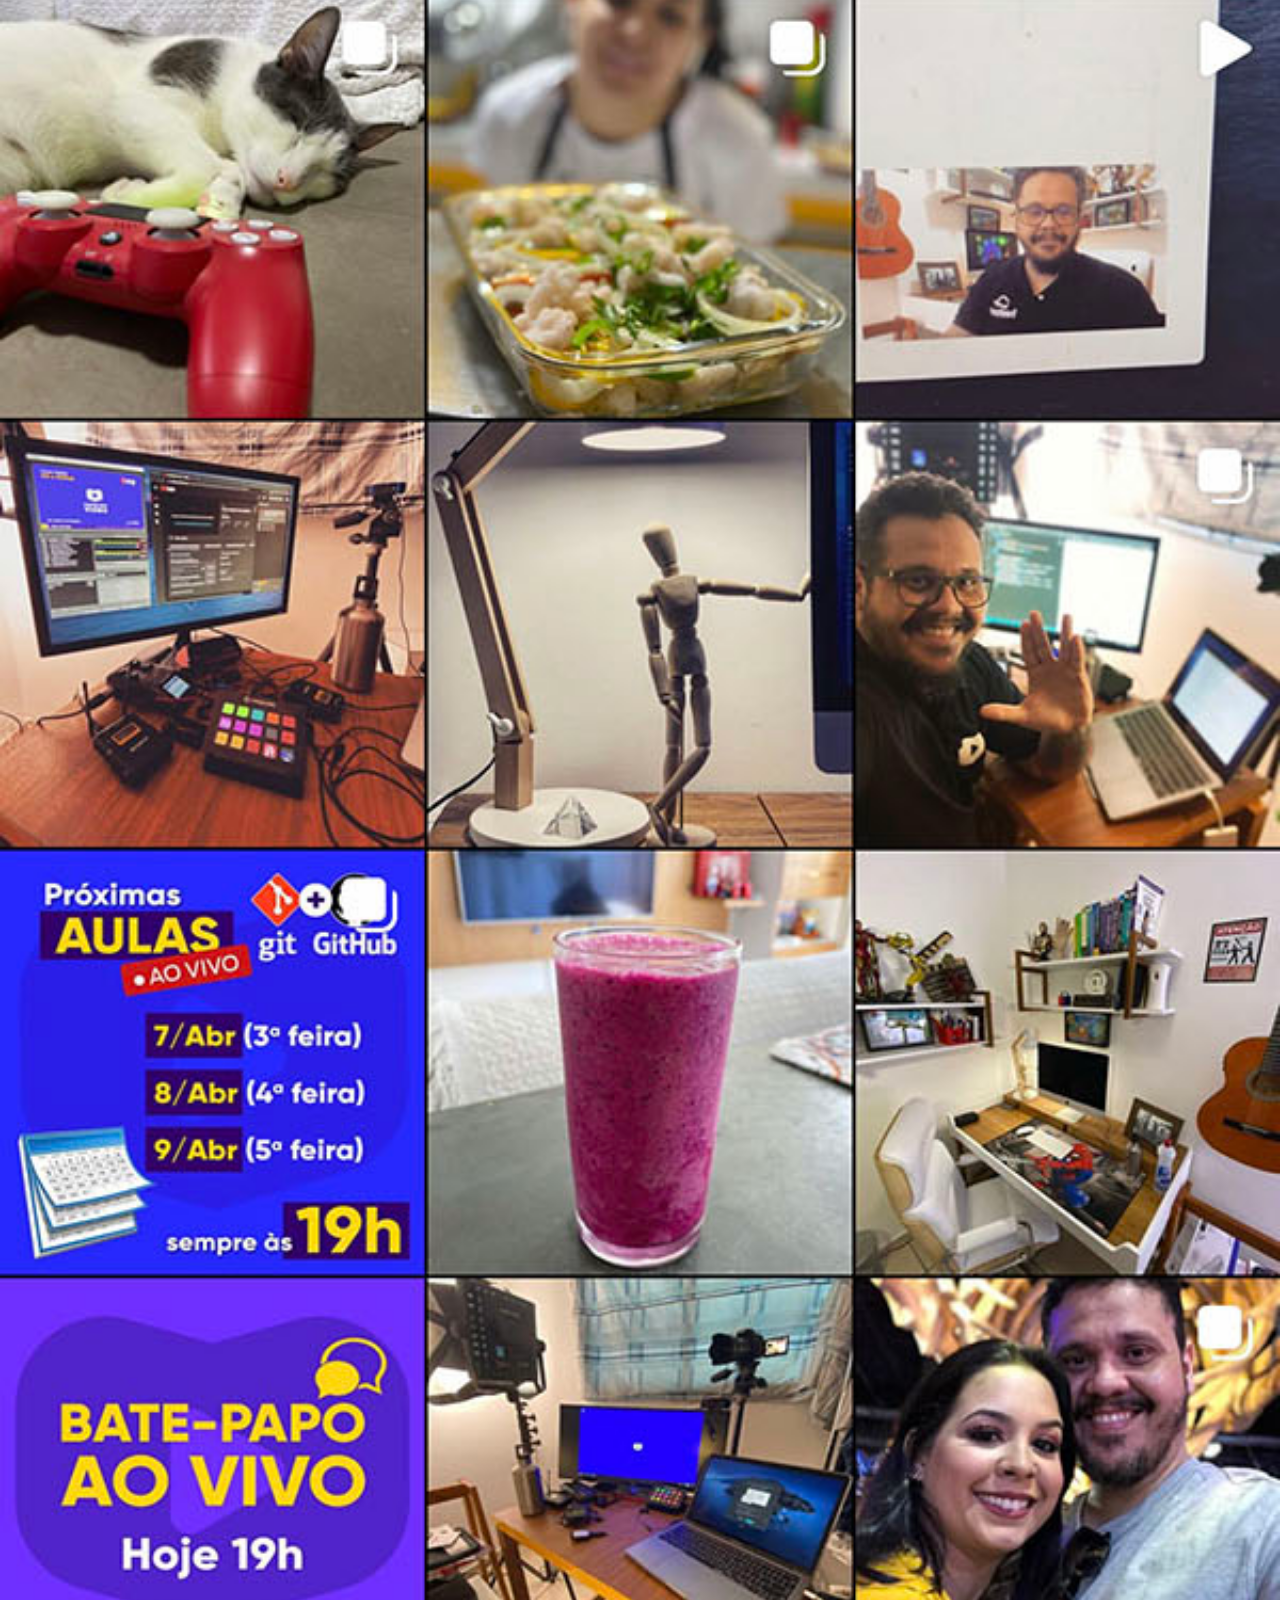
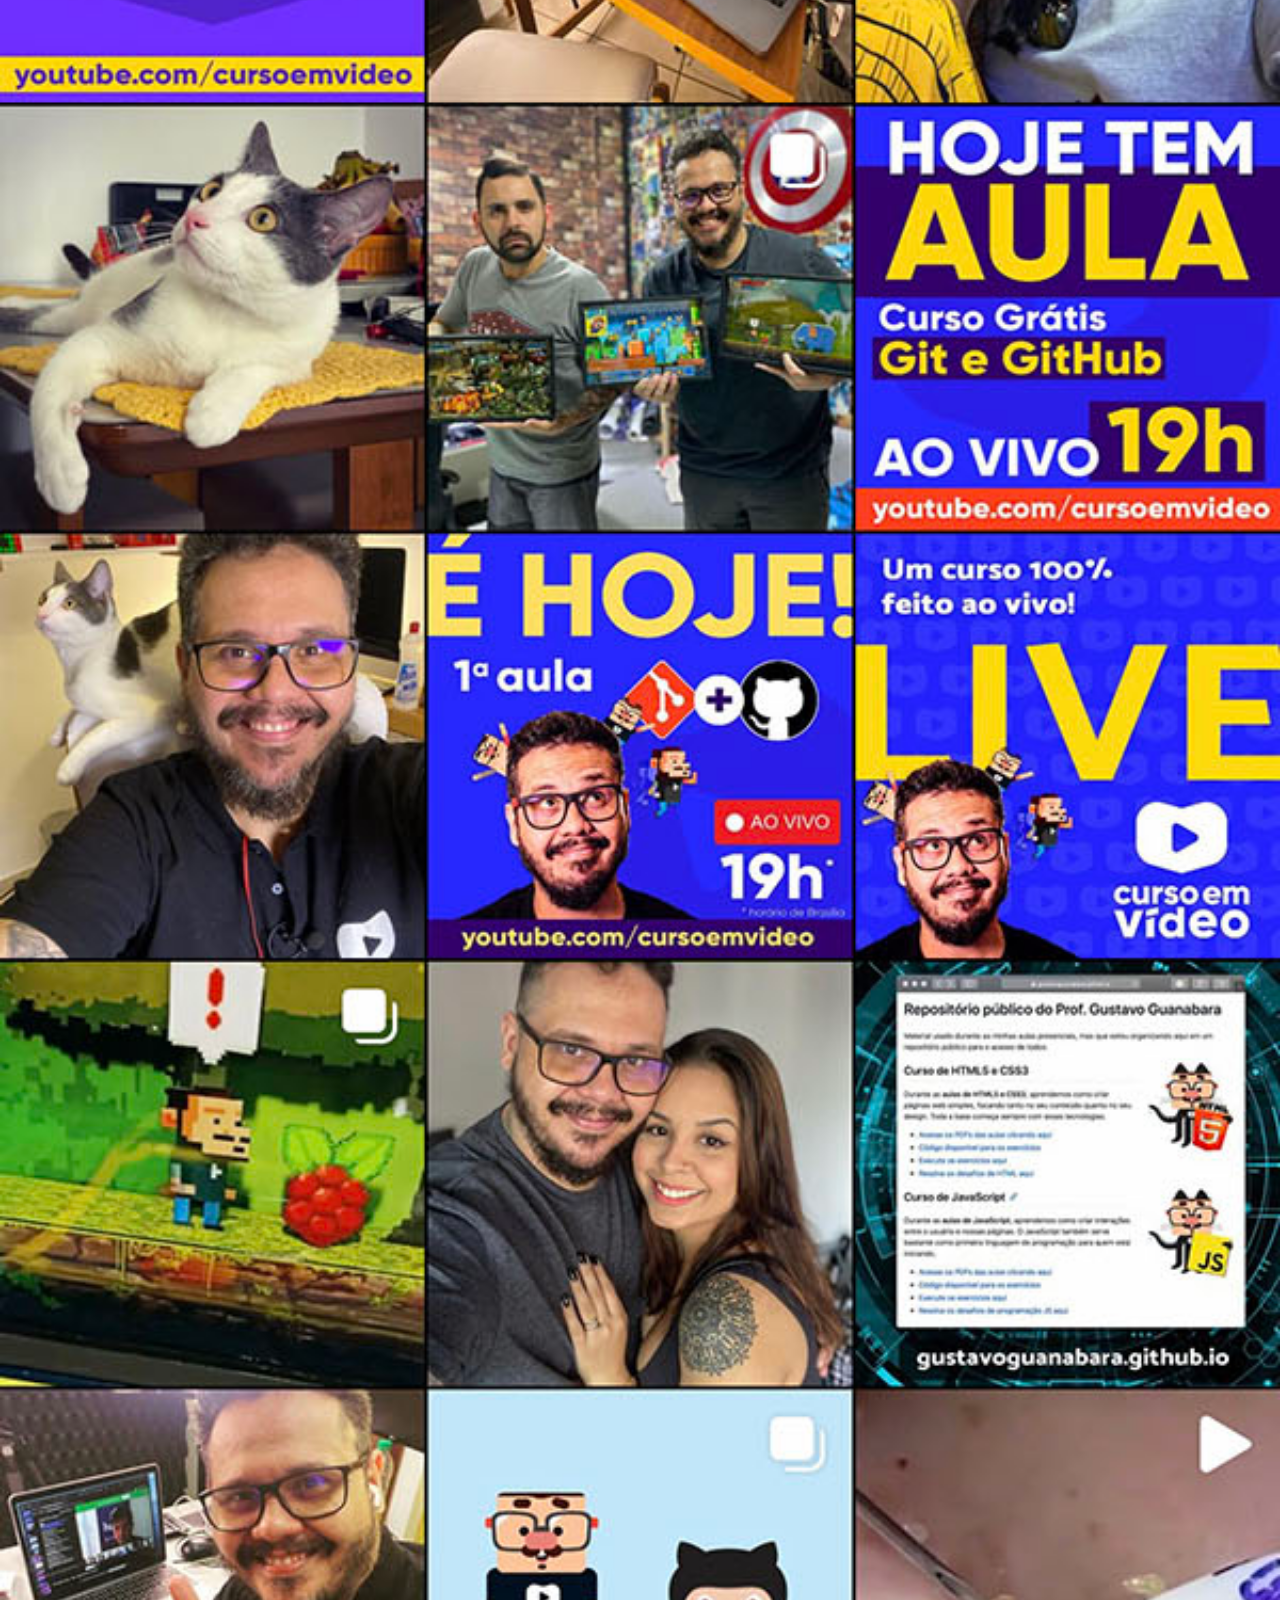
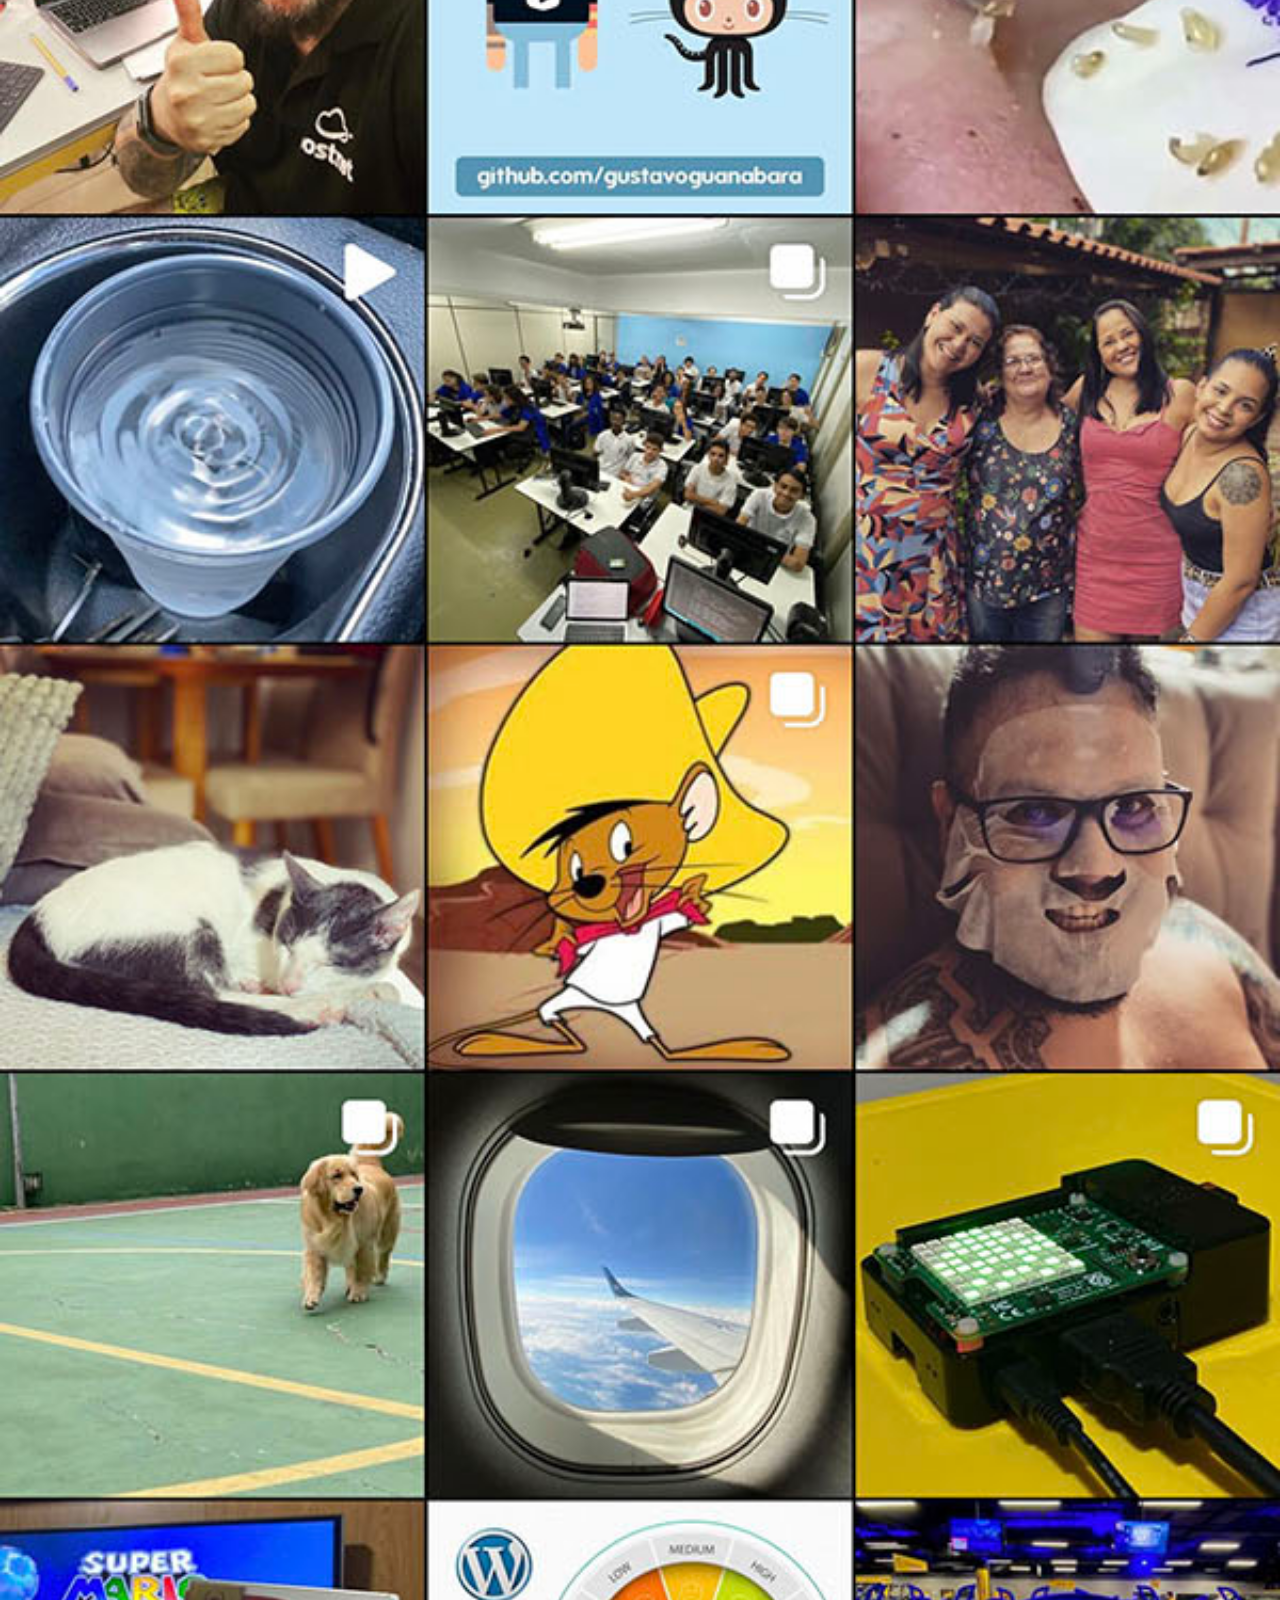
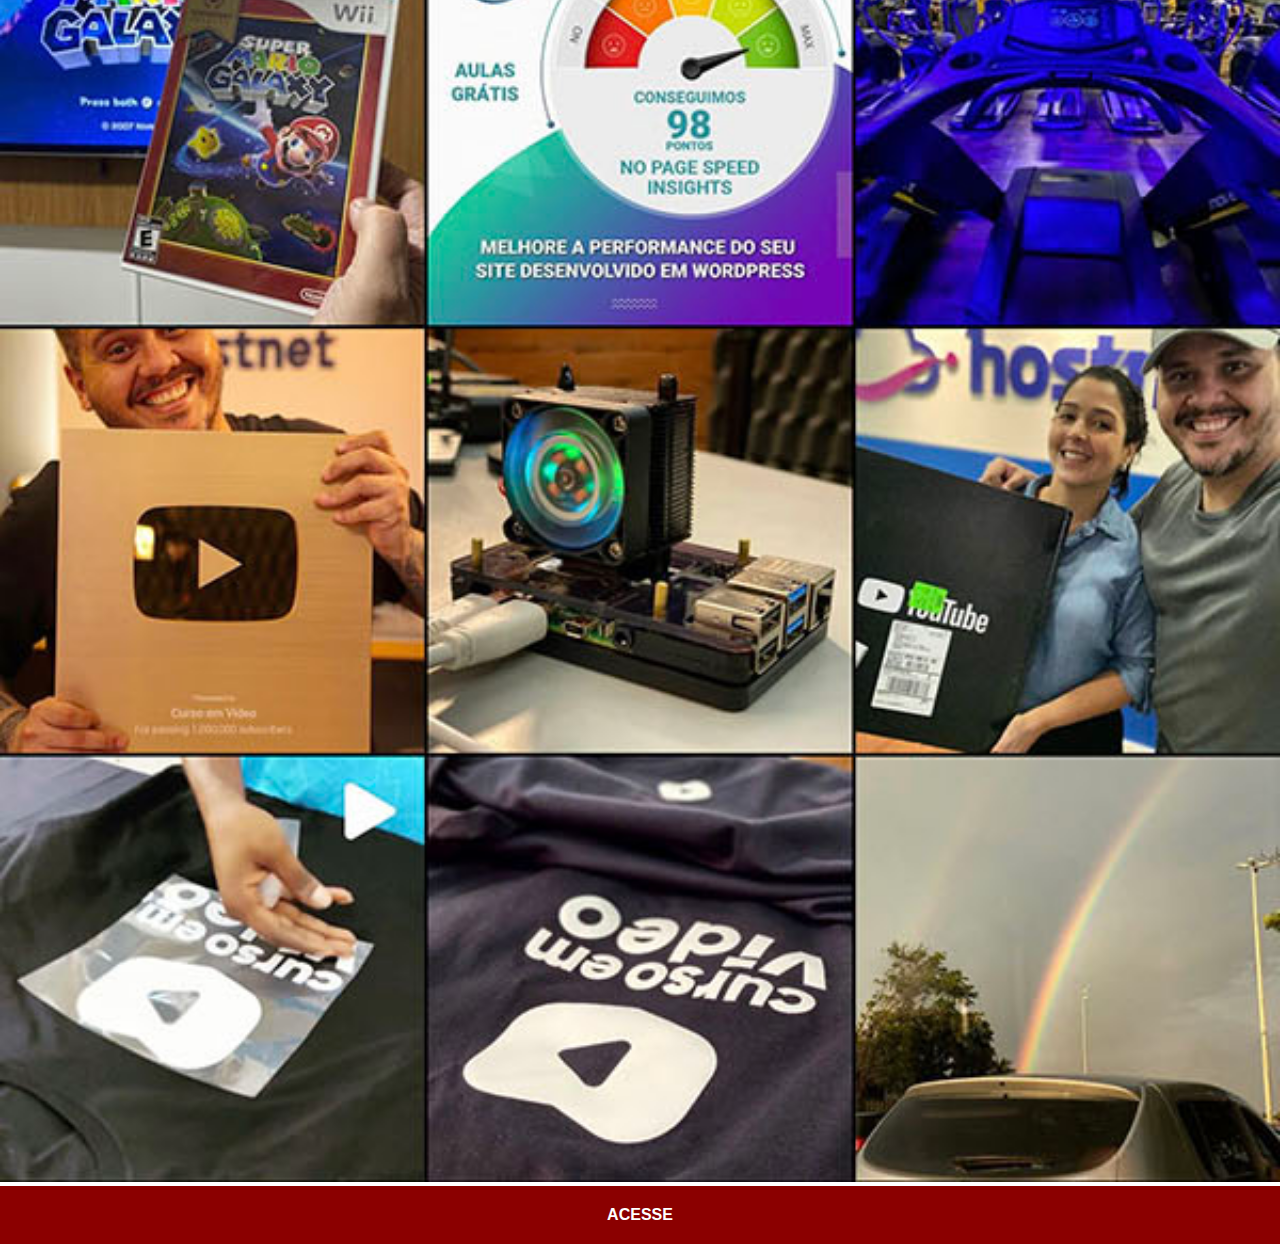
<file: instagram.html>
<!DOCTYPE html>
<html lang="pt-br">
<head>
    <meta charset="UTF-8">
    <meta name="viewport" content="width=device-width, initial-scale=1.0">
    <title>Instagram</title>
    <link rel="stylesheet" href="estilo/social.css">
</head>
<body>
    <img src="imagens/tela-instagram.jpg" alt="Instagram">
    <a href="https://www.instagram.com/gustavoguanabara/" target="_blank">ACESSE</a>
</body>
</html>
</file>
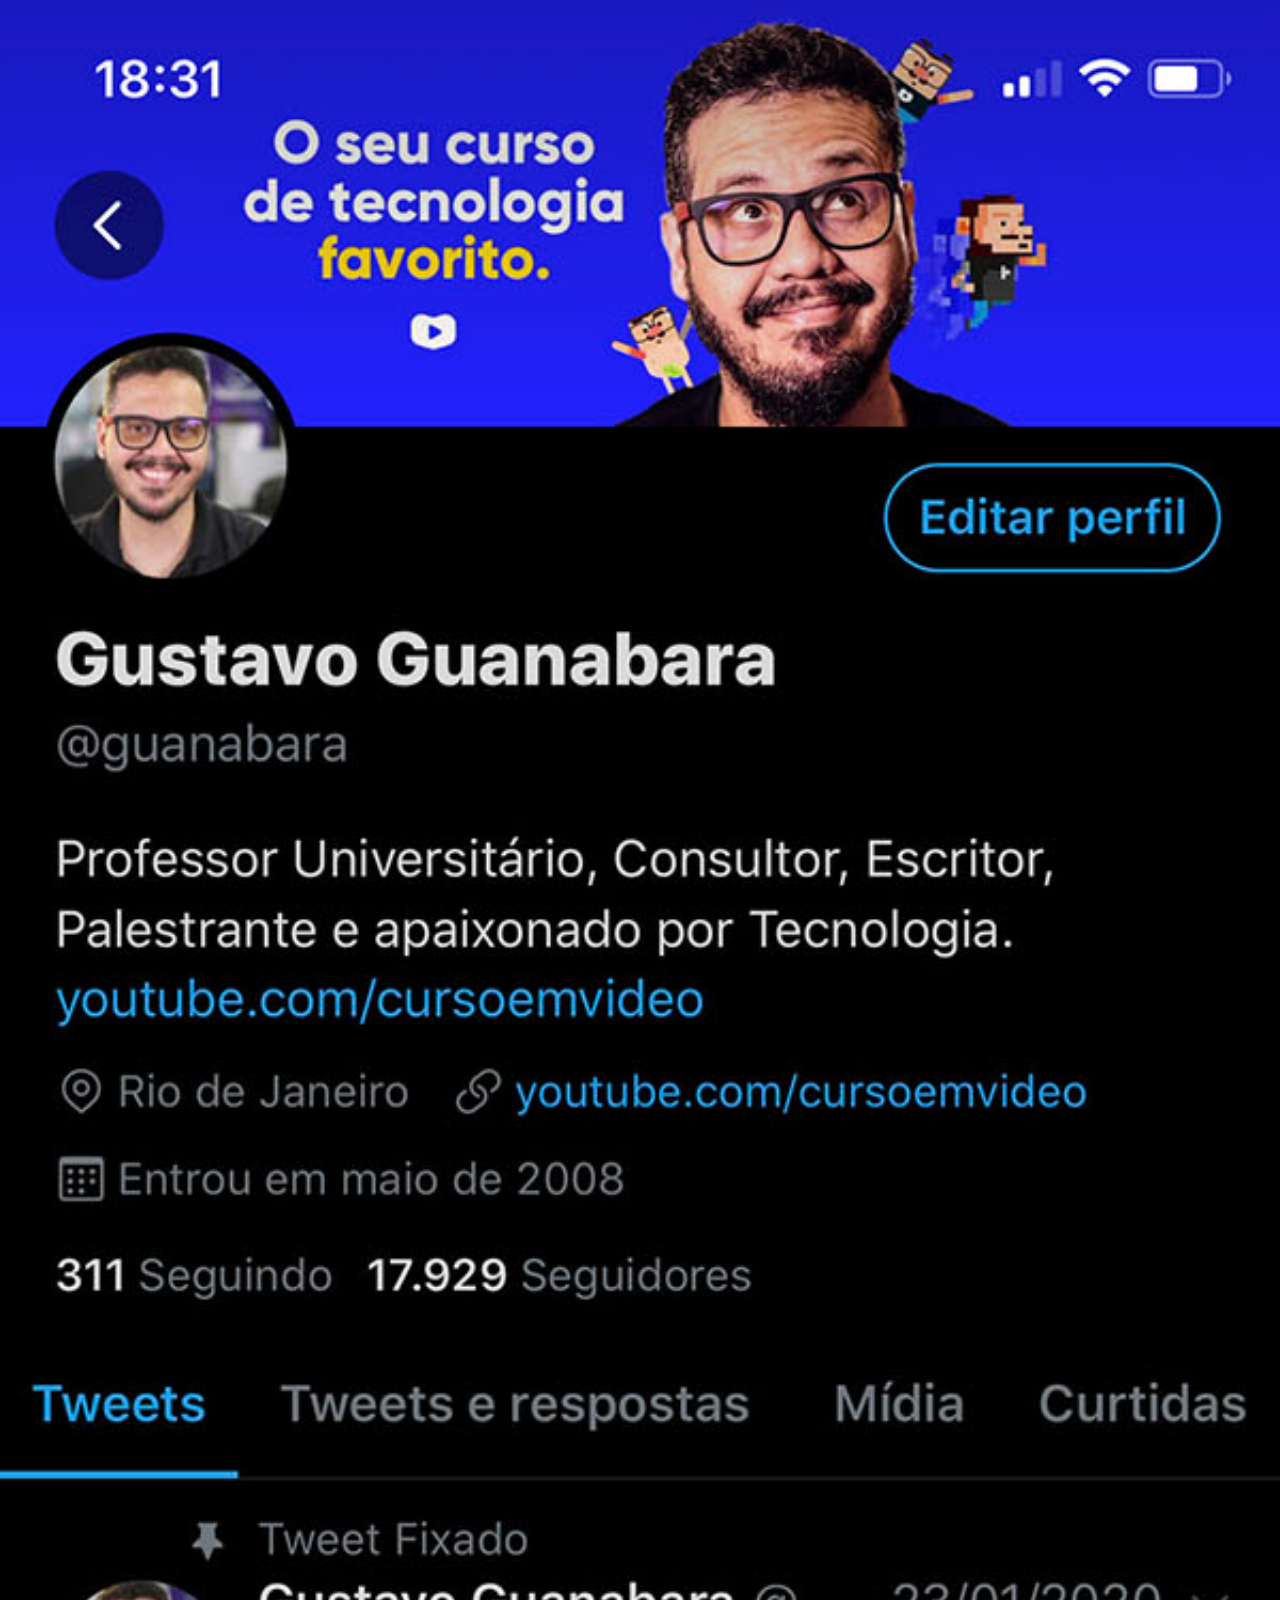
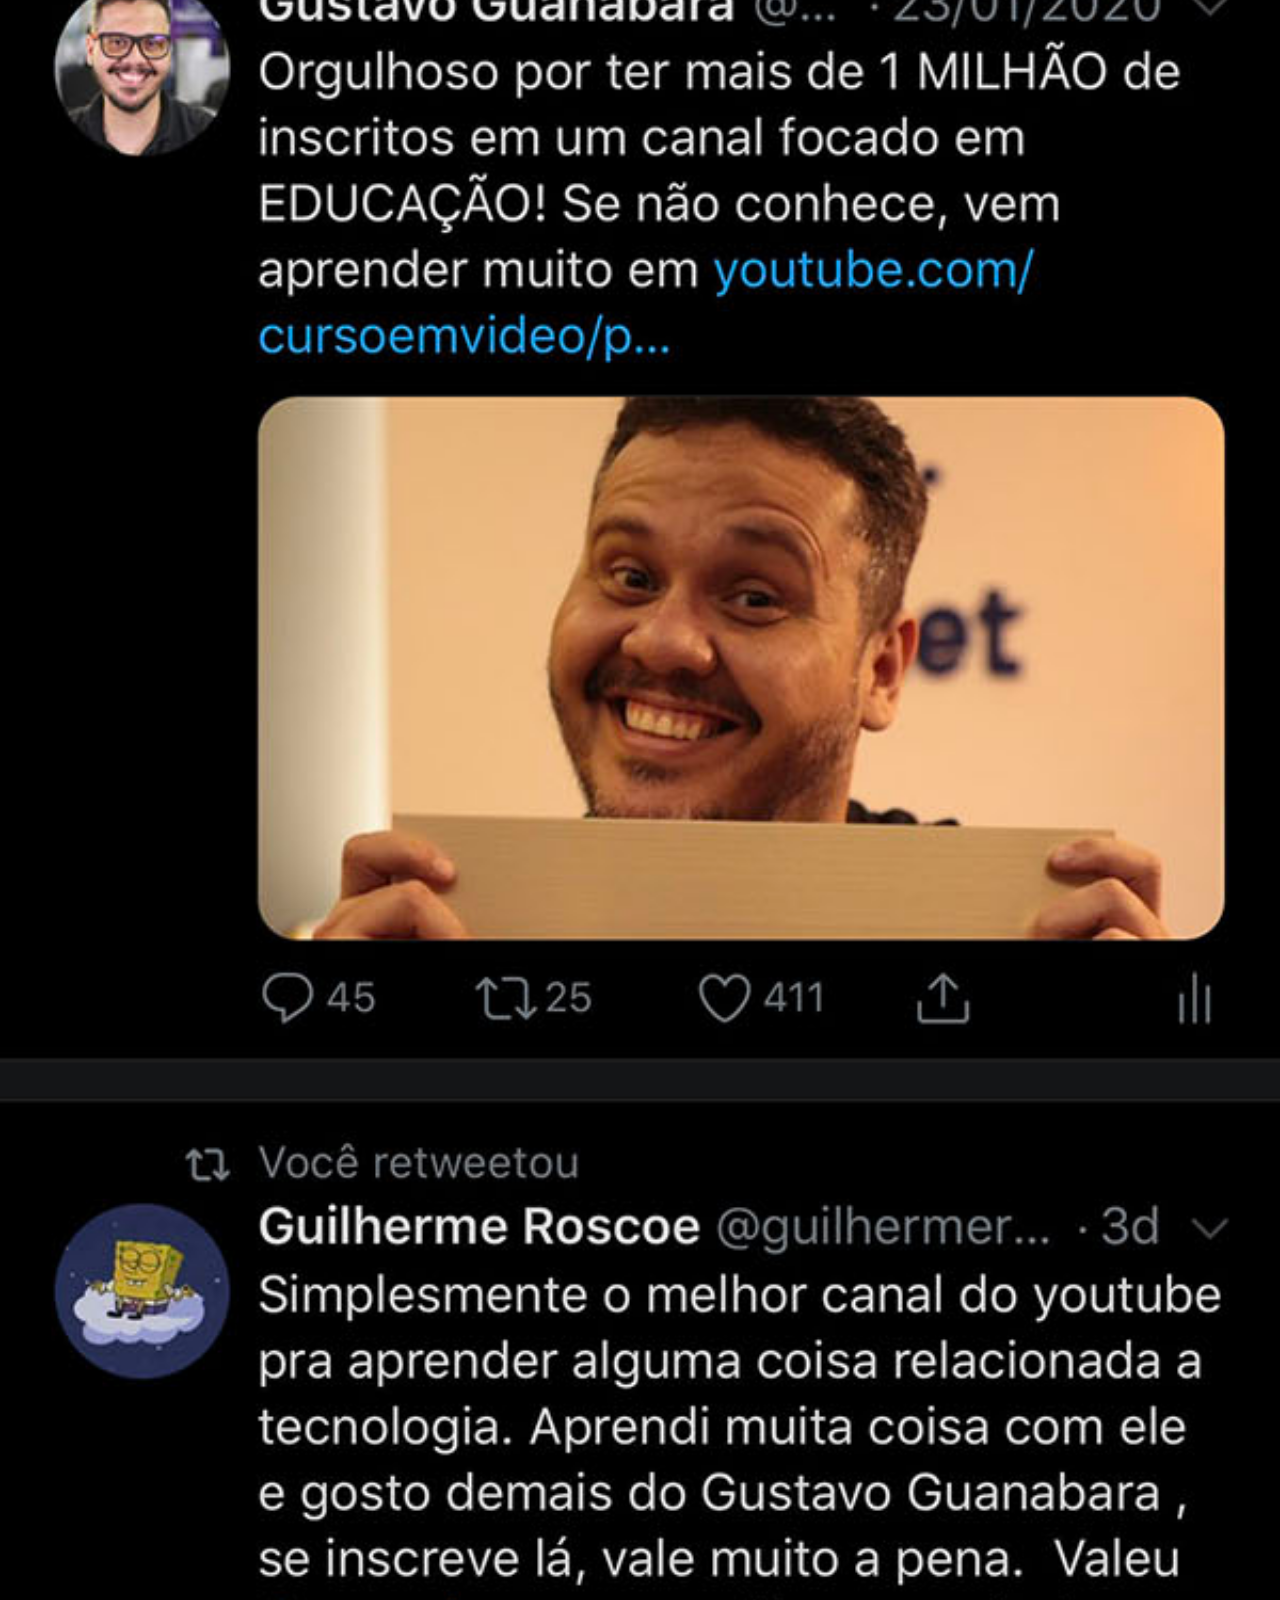
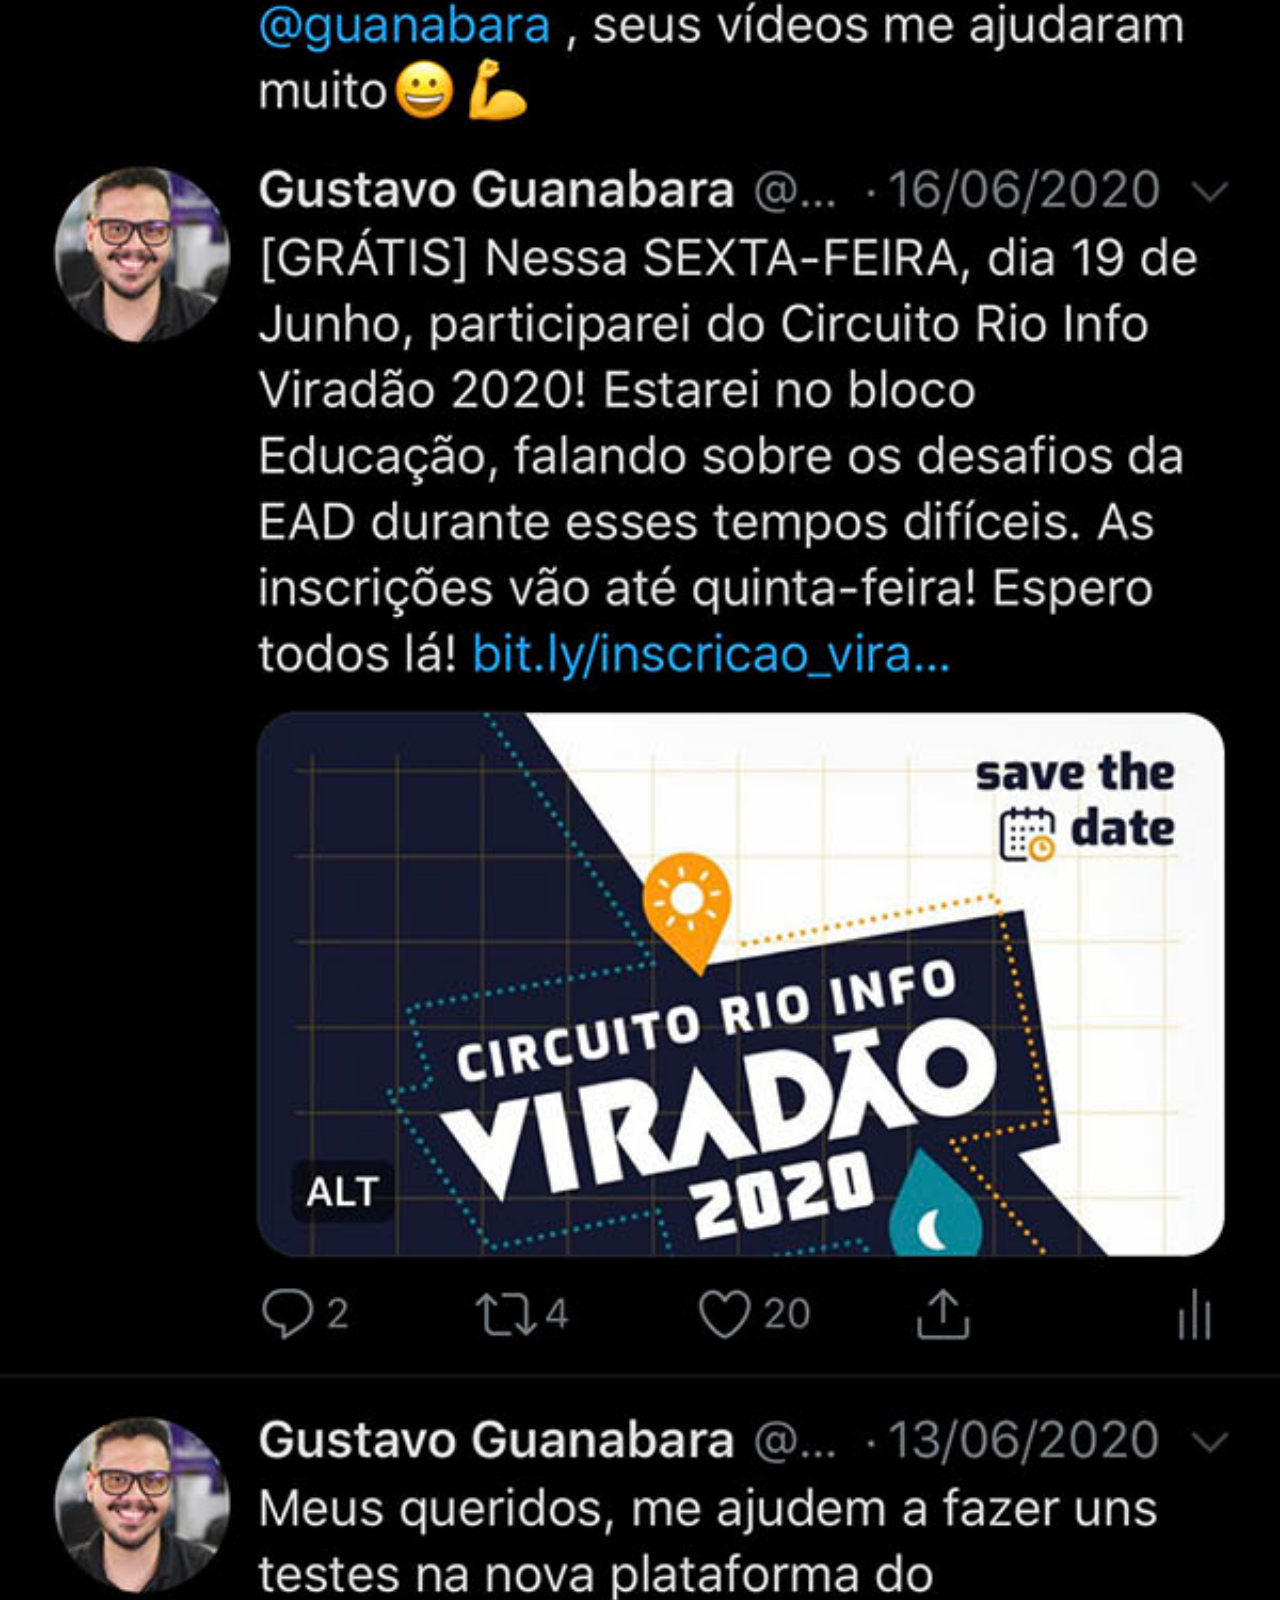
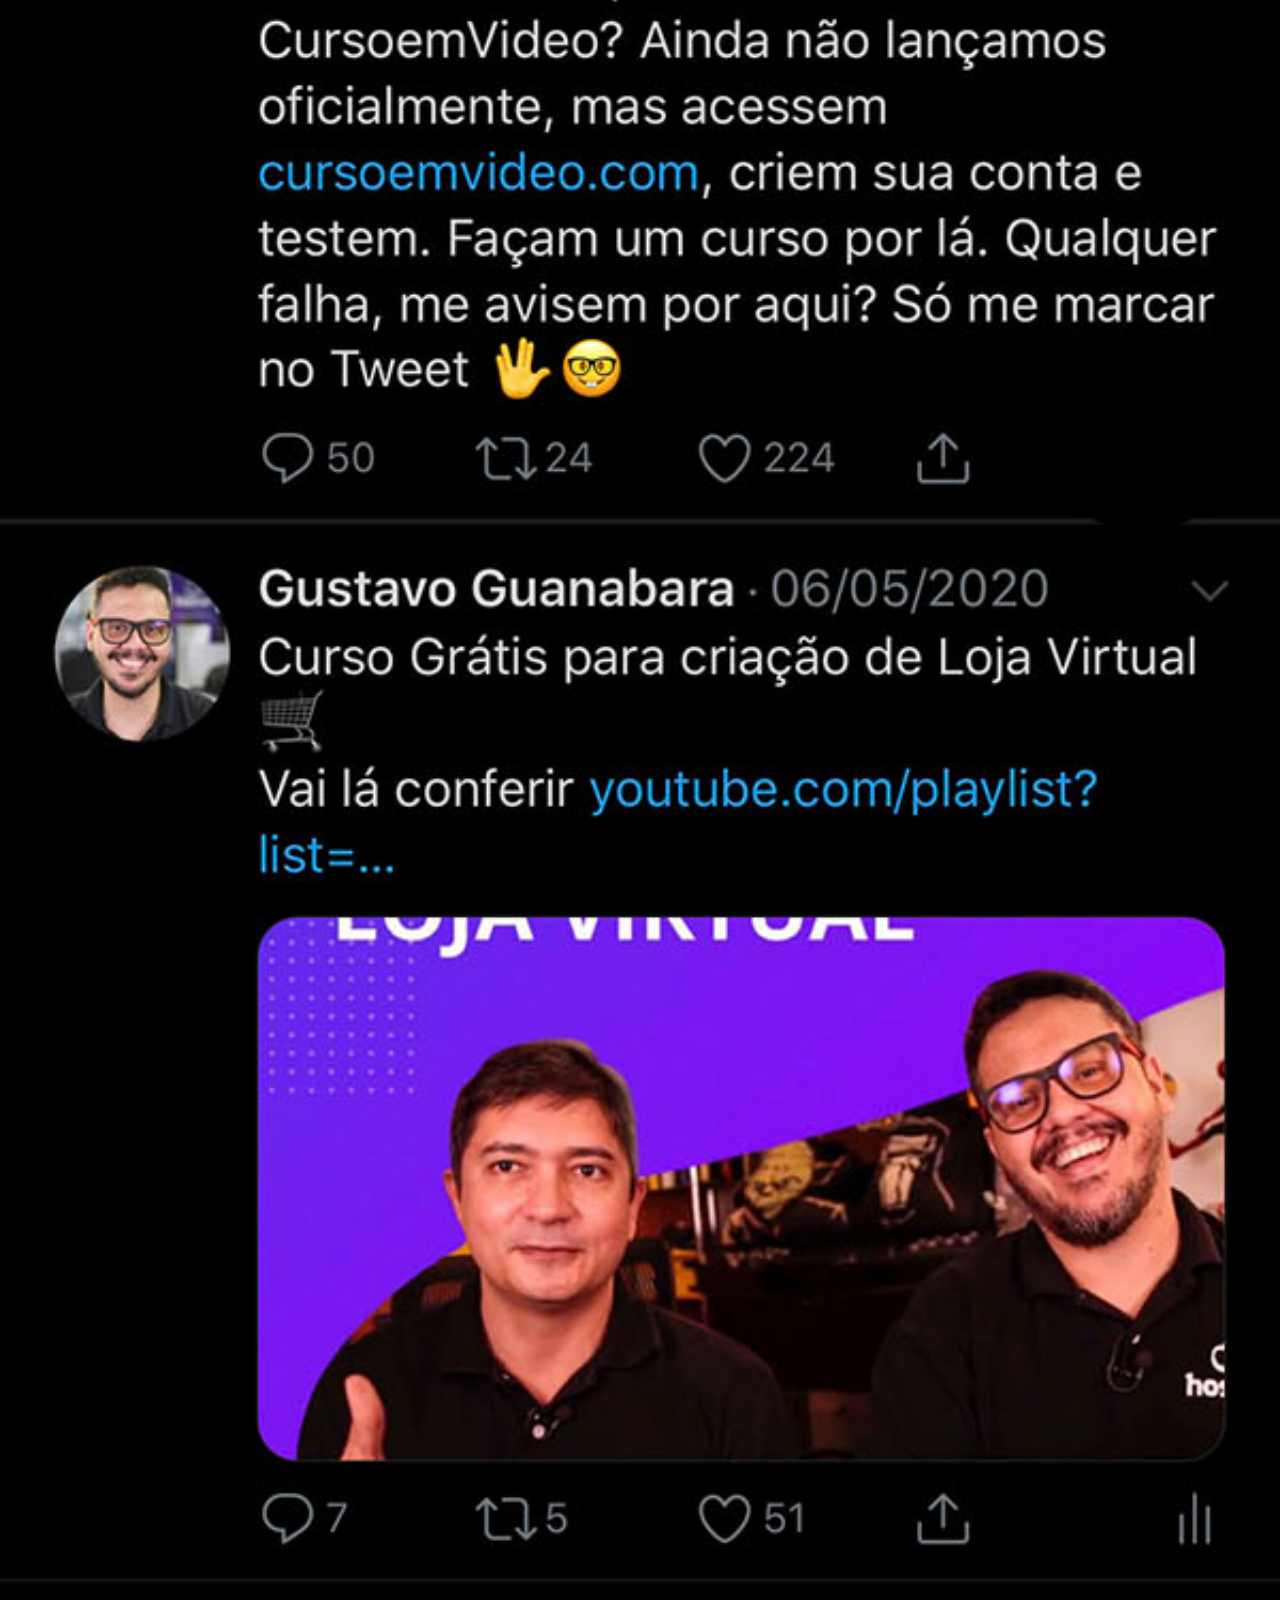
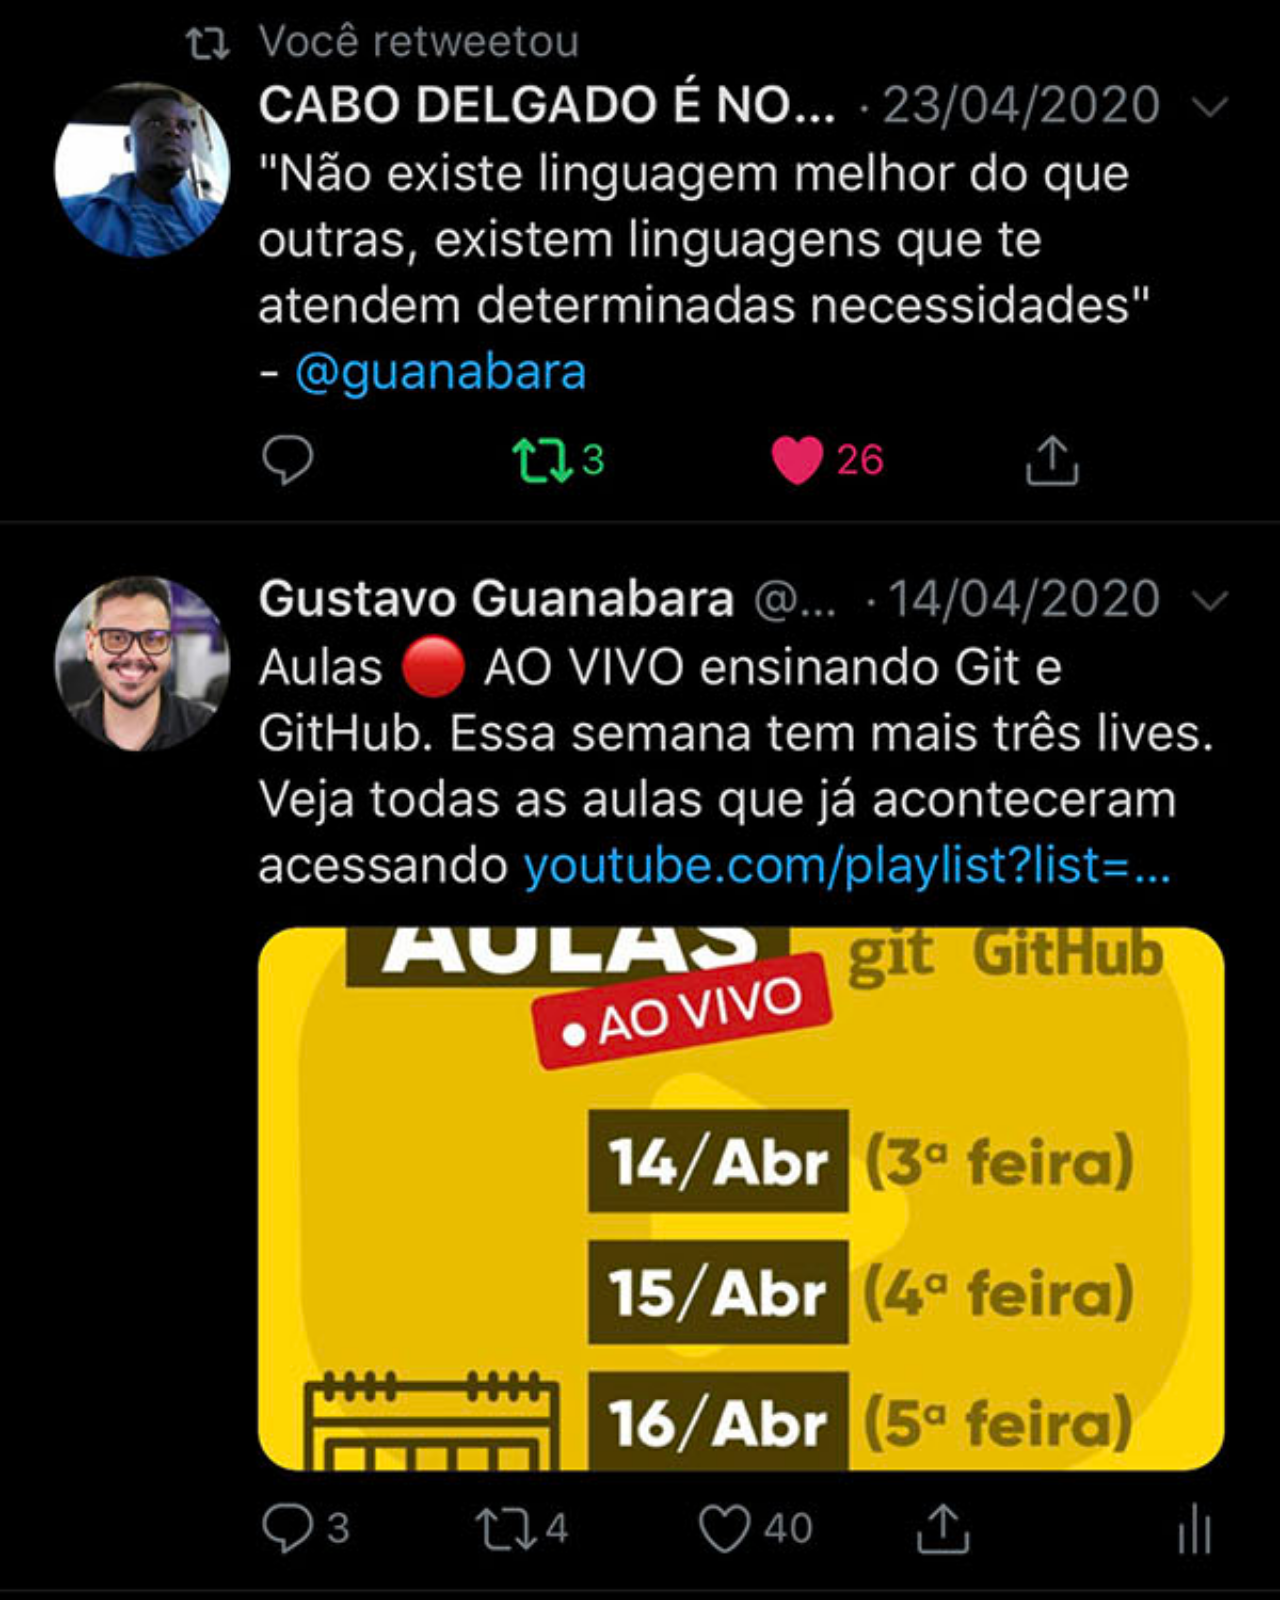
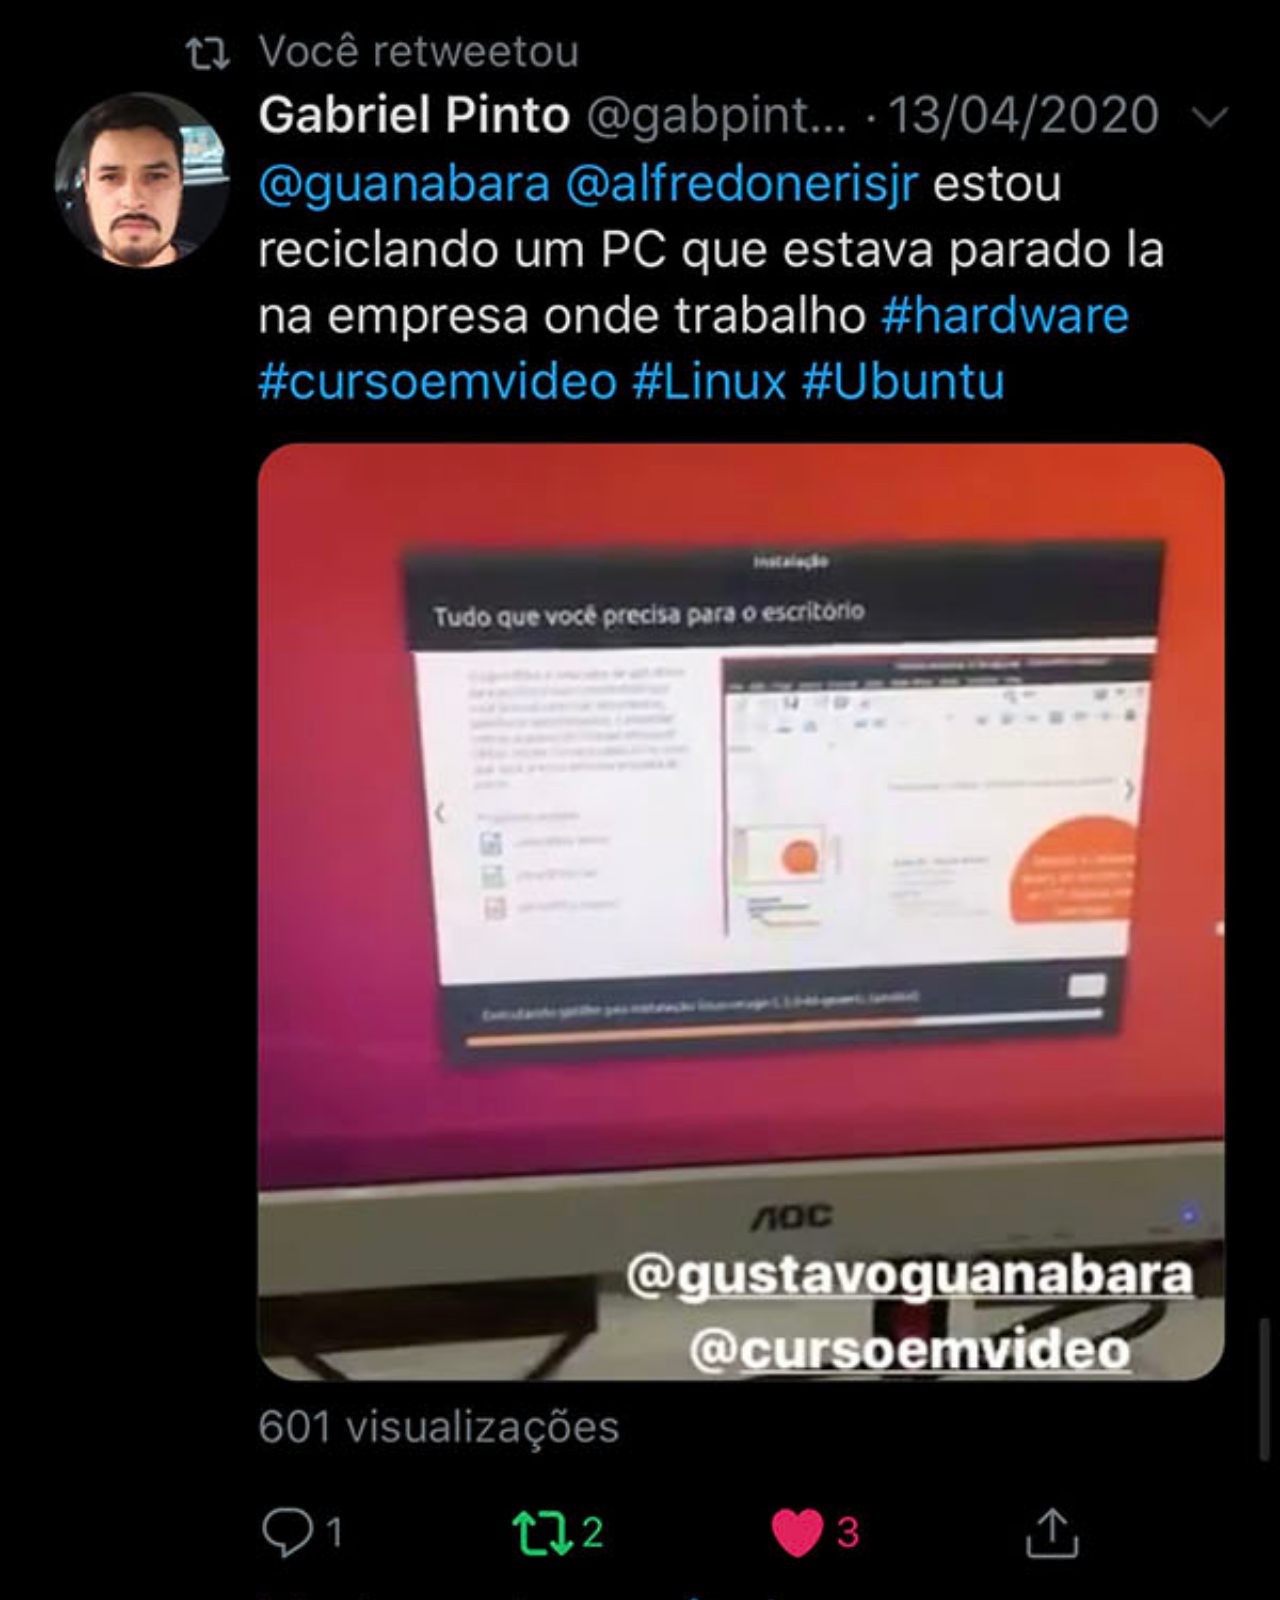
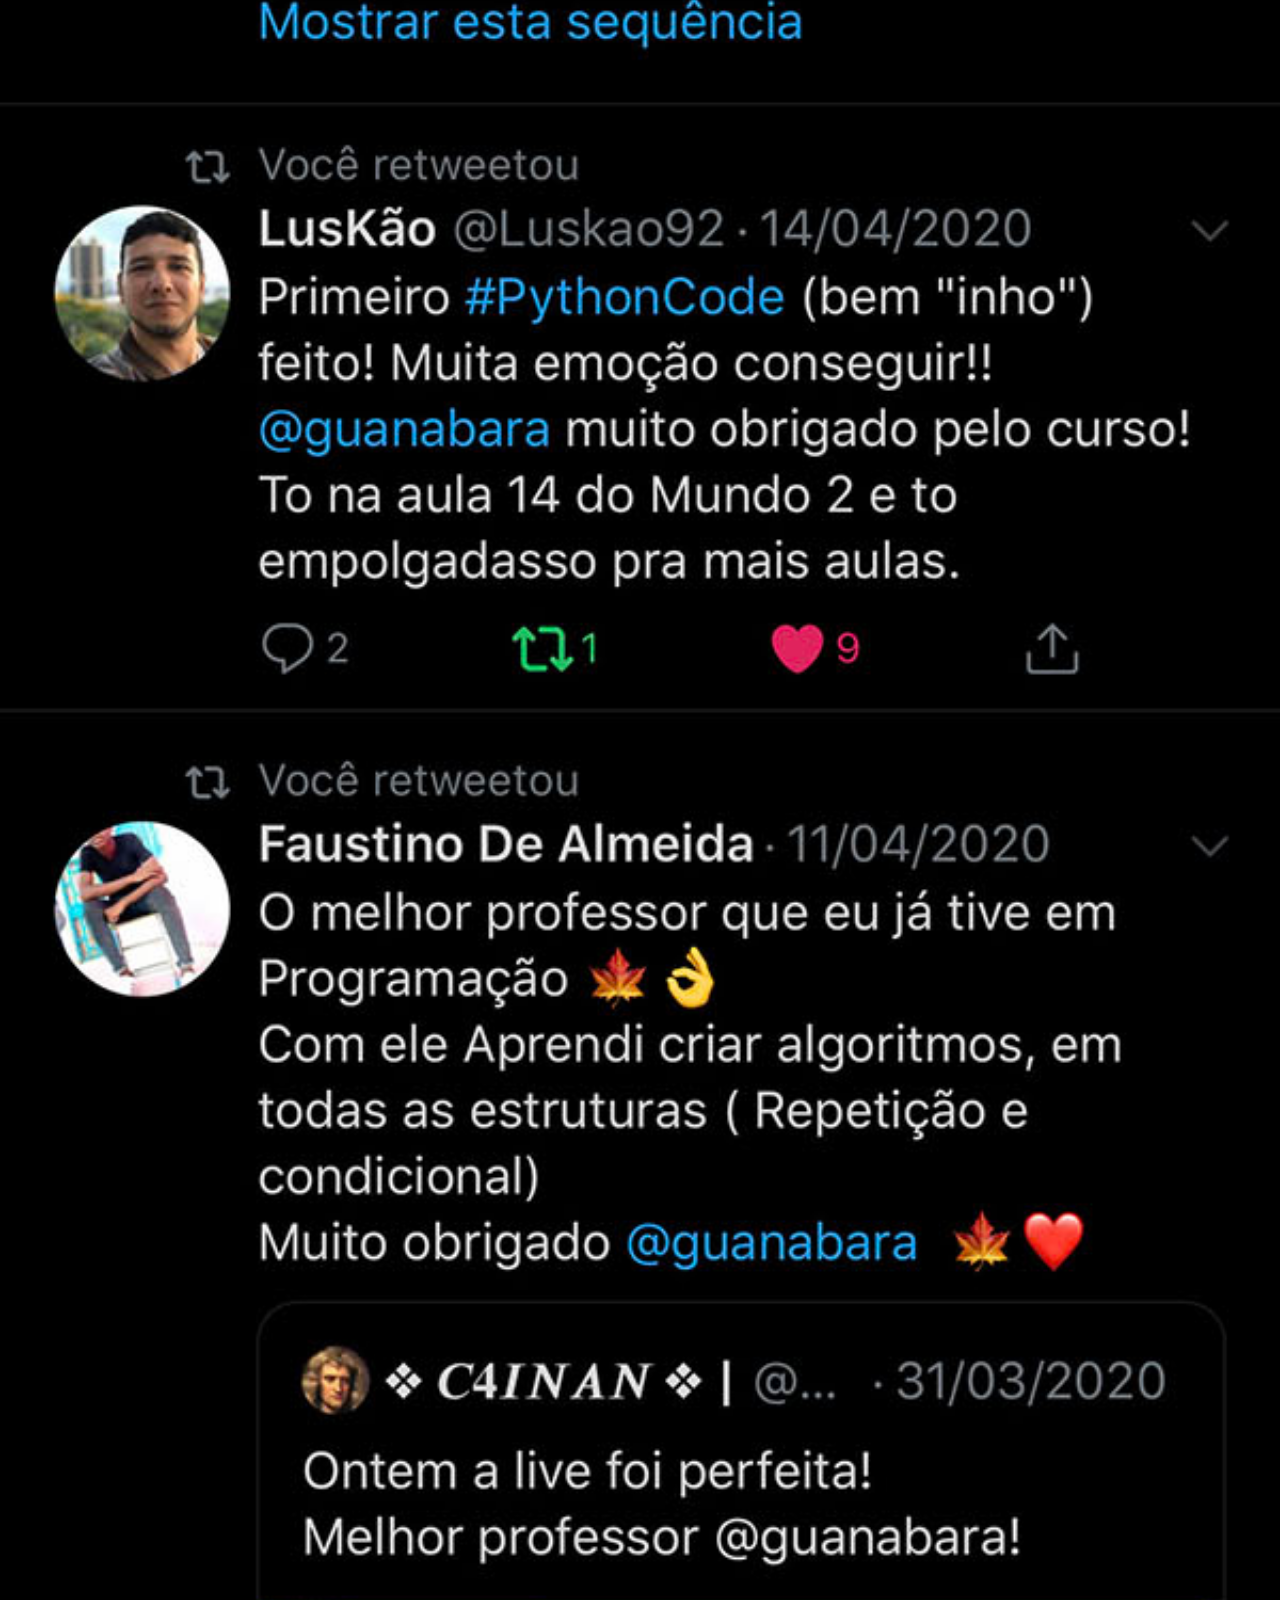
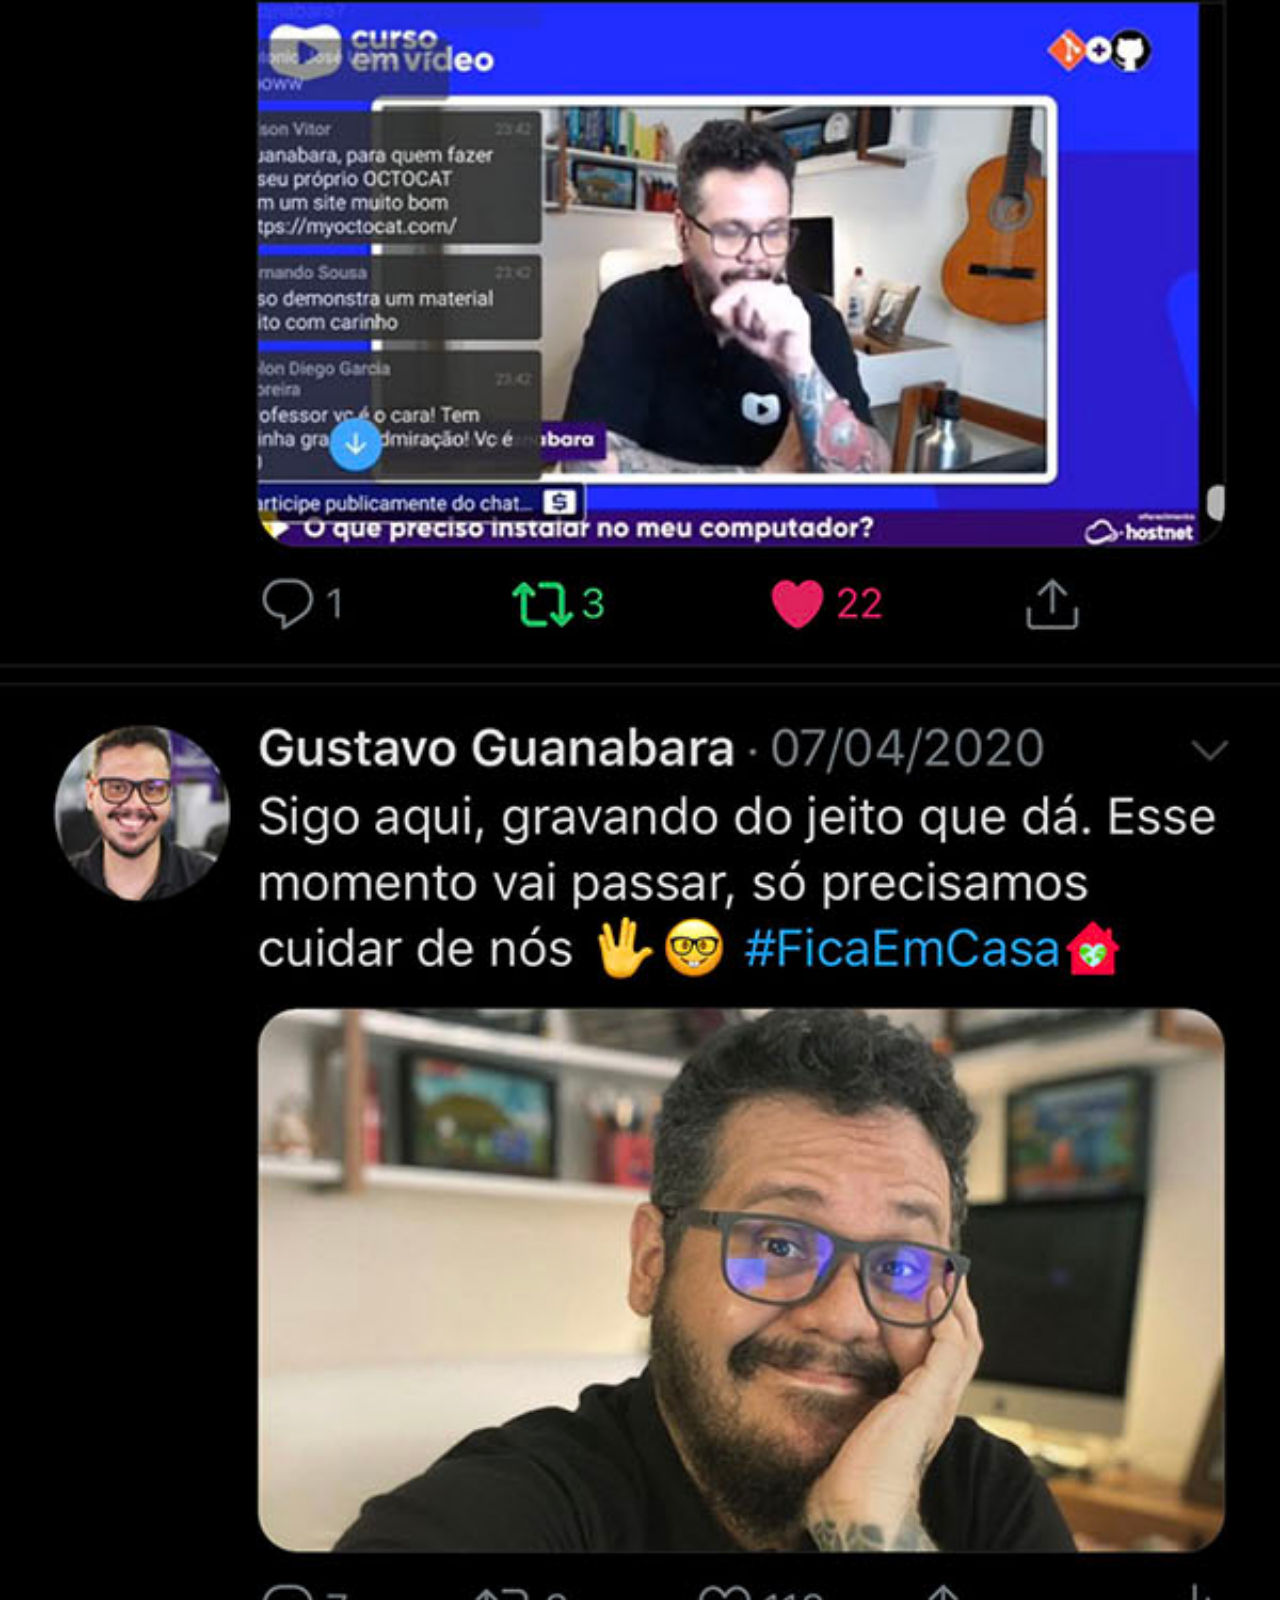
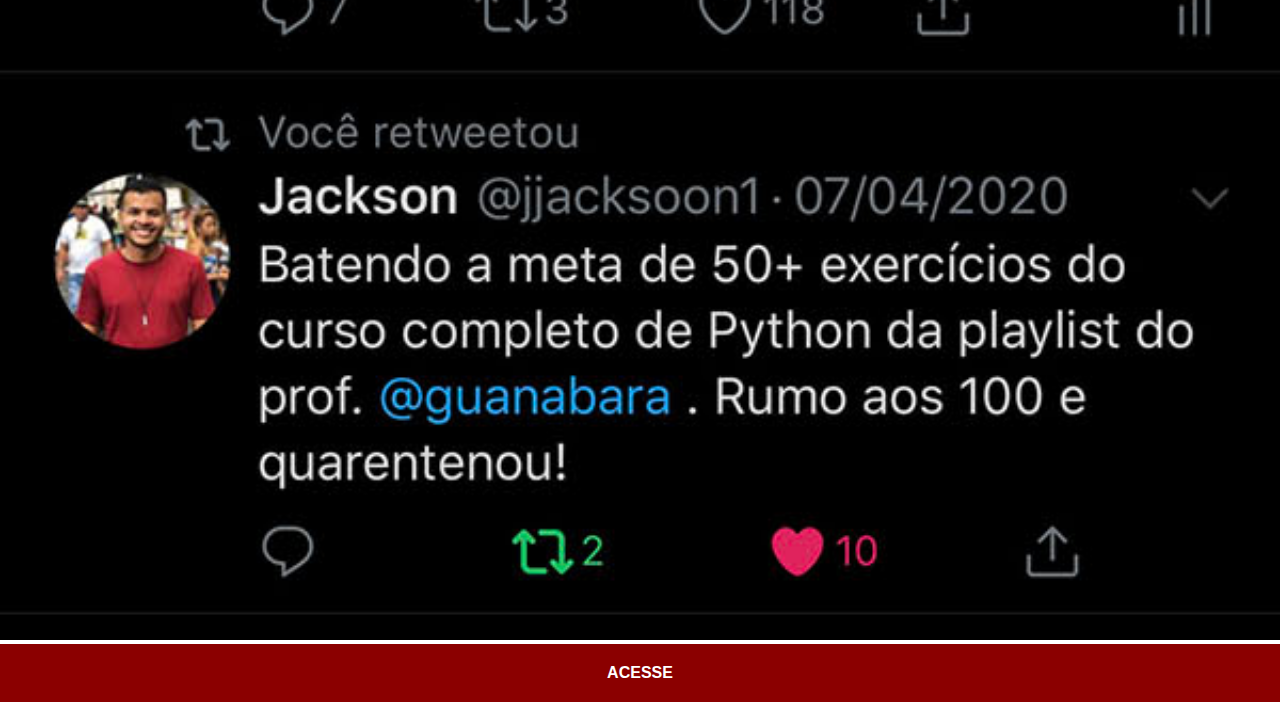
<file: twitter.html>
<!DOCTYPE html>
<html lang="pt-br">
<head>
    <meta charset="UTF-8">
    <meta name="viewport" content="width=device-width, initial-scale=1.0">
    <title>Twitter</title>
    <link rel="stylesheet" href="estilo/social.css">
</head>
<body>
    <img src="imagens/tela-twitter.jpg" alt="Twitter">
    <a href="https://x.com/guanabara" target="_blank">ACESSE</a>
</body>
</html>
</file>
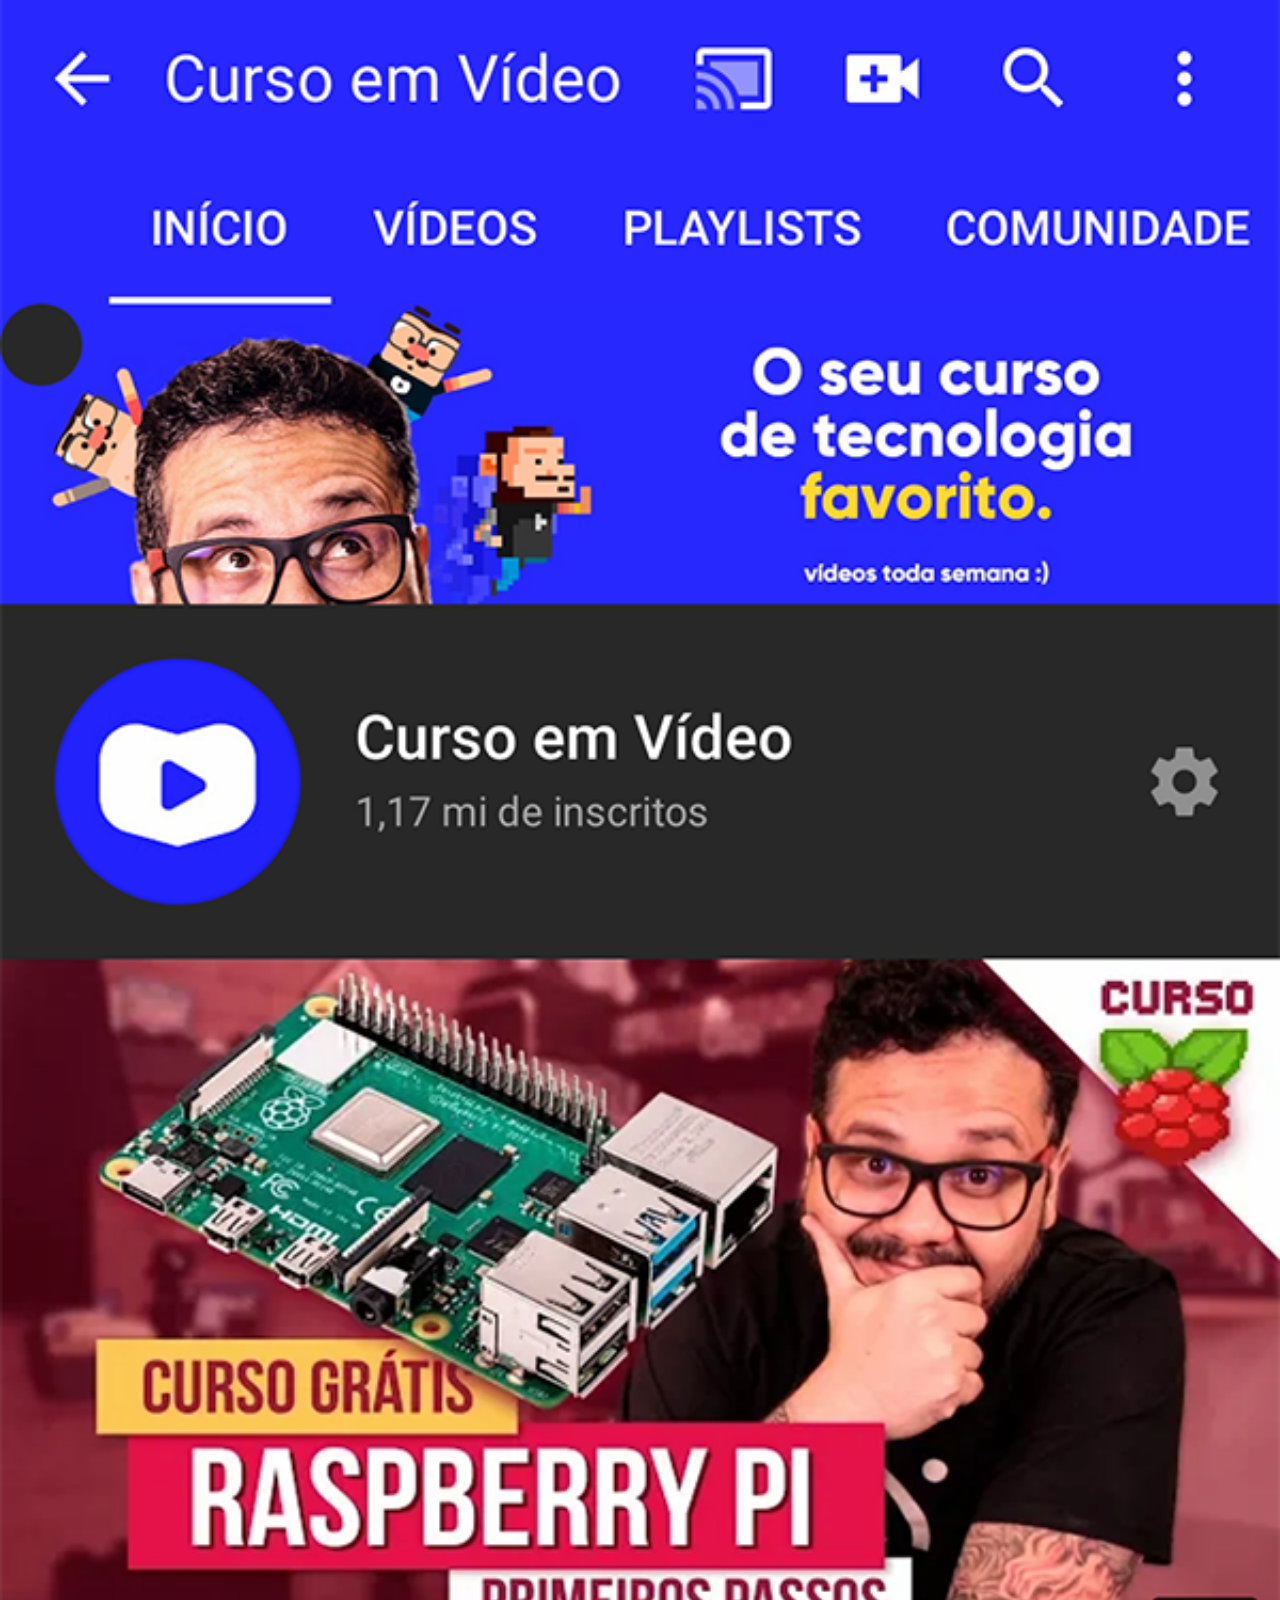
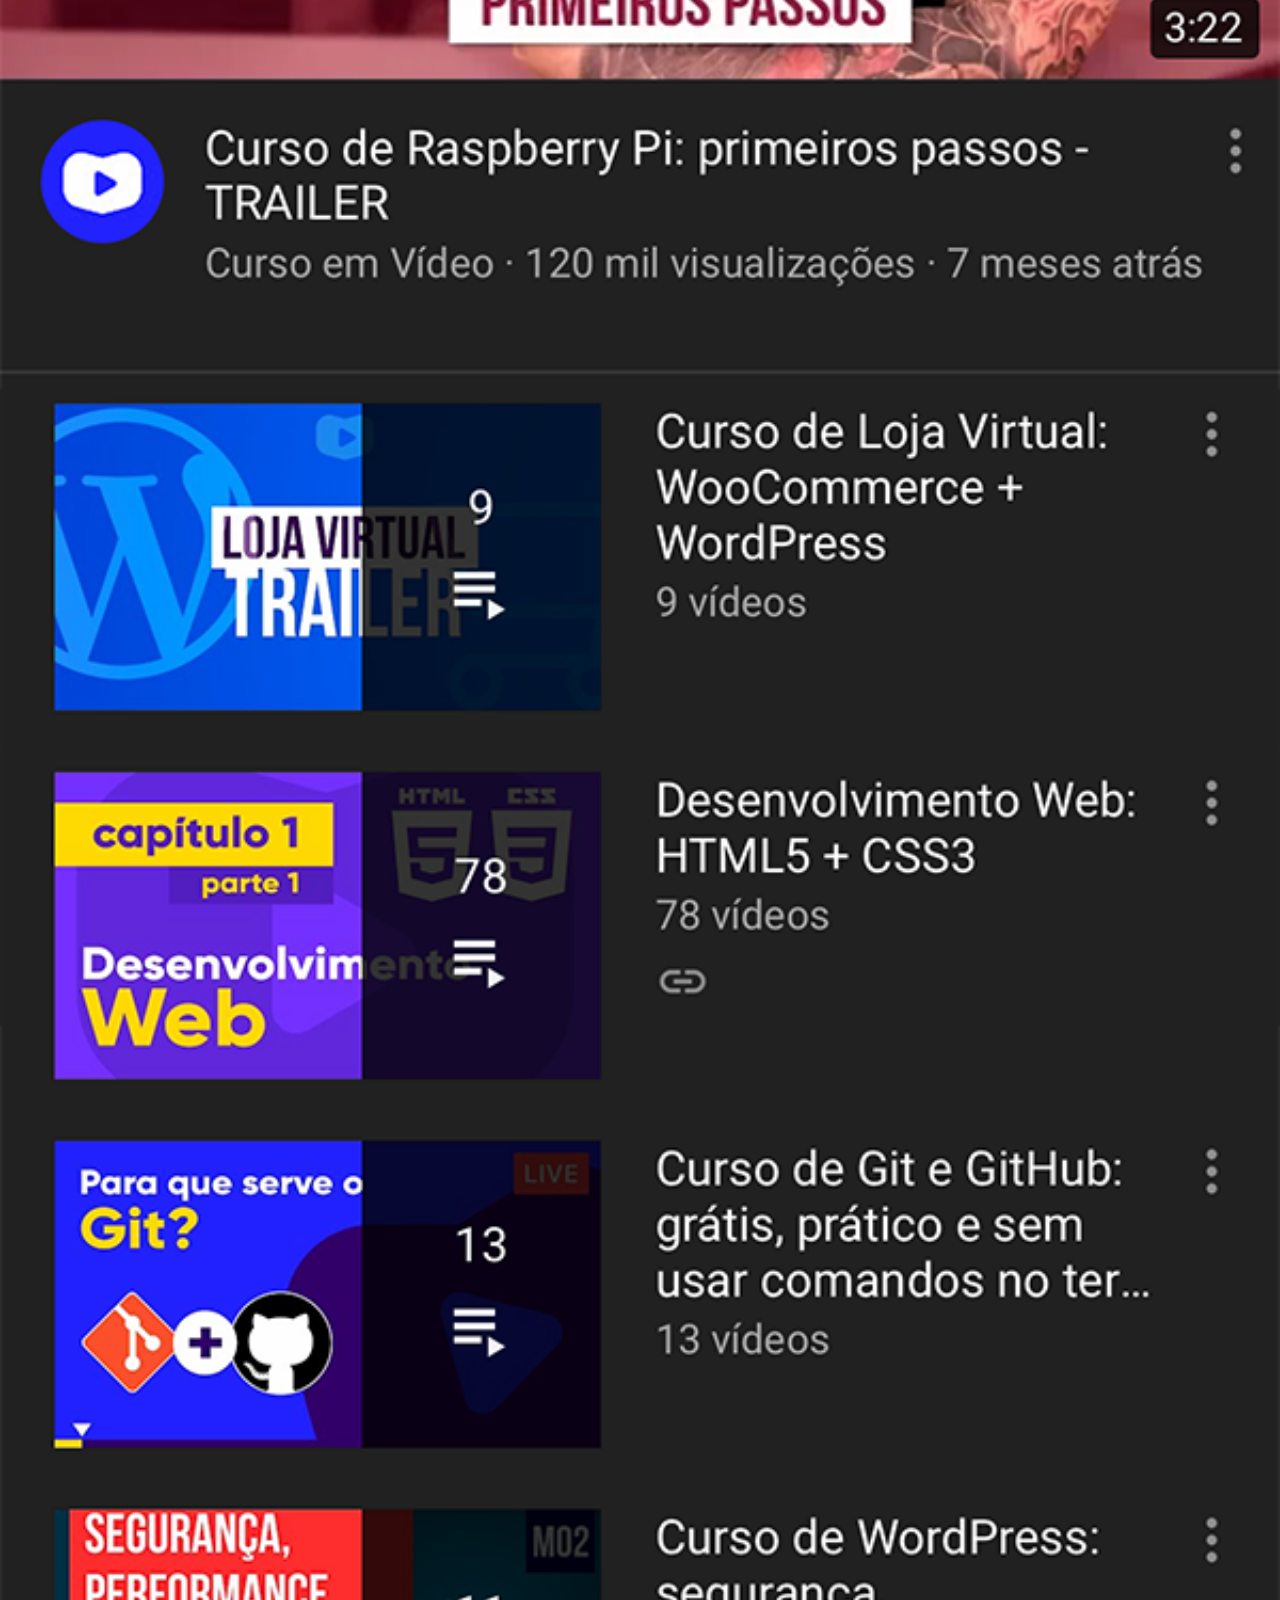
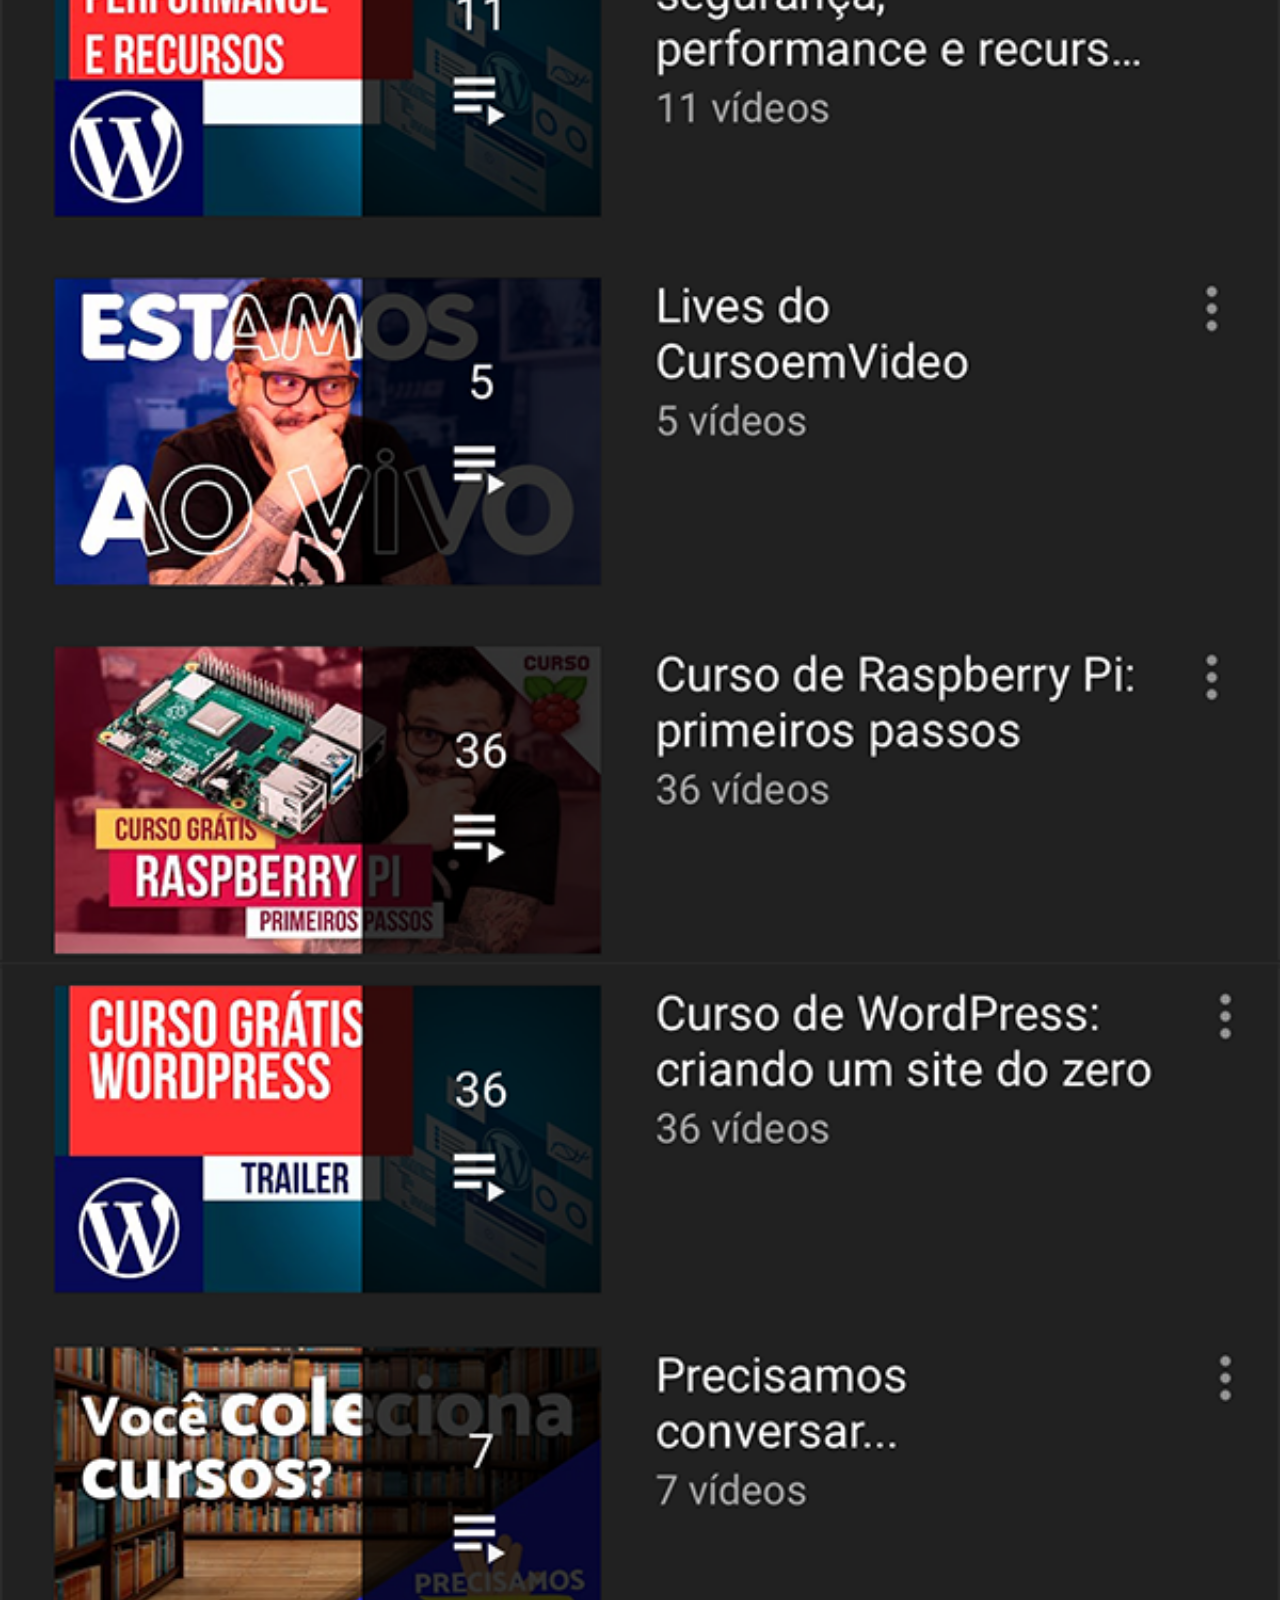
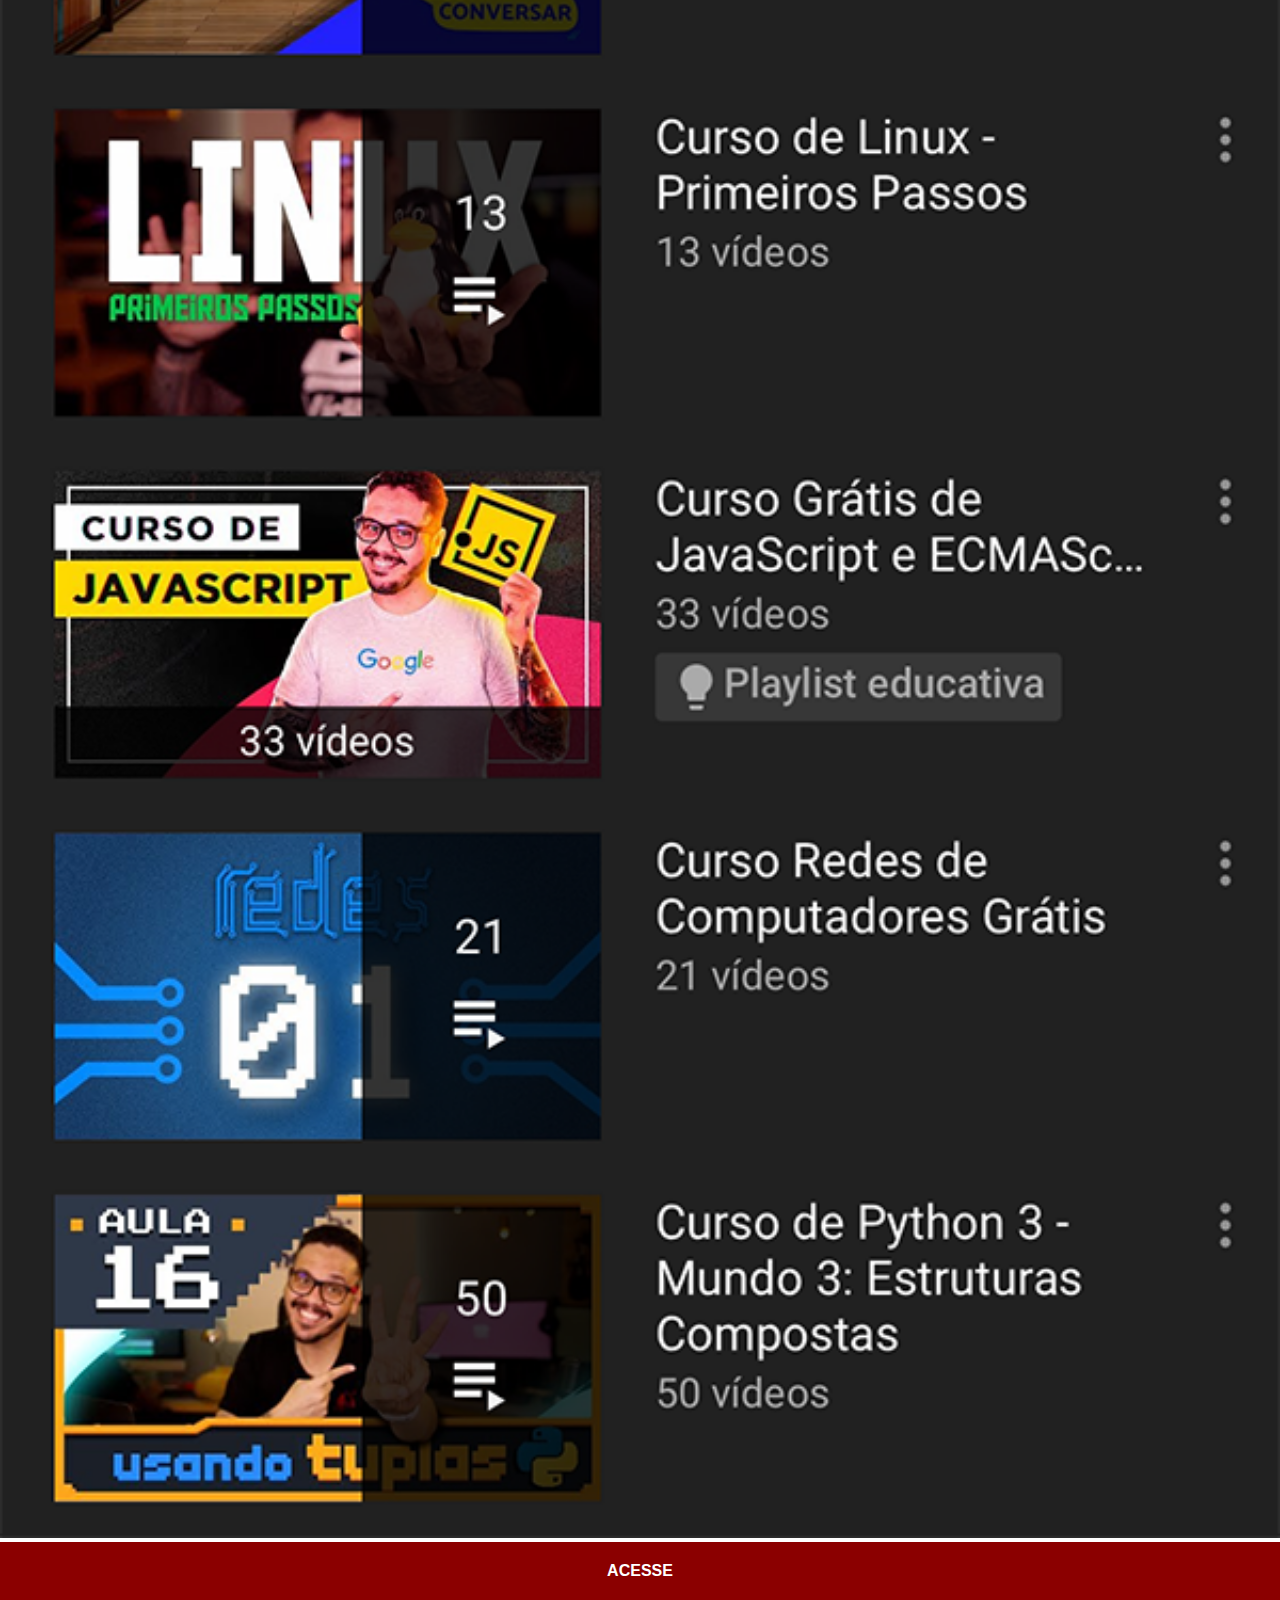
<file: youtube.html>
<!DOCTYPE html>
<html lang="pt-br">
<head>
    <meta charset="UTF-8">
    <meta name="viewport" content="width=device-width, initial-scale=1.0">
    <title>Youtube</title>
    <link rel="stylesheet" href="estilo/social.css">
</head>
<body>
    <img src="imagens/tela-youtube.png" alt="Youtube">
    <a href="https://www.youtube.com/@cursoemvideo/playlists" target="_blank">ACESSE</a>
</body>
</html>
</file>
<file: estilo/style.css>
@charset "UTF-8";

* {
    margin: 0px;
    padding: 0px;
    font-family: Arial, Helvetica, sans-serif;
}

html, body {
    height: 100vh;
    width: 100vh;
    background-color: black;
}

body {
    width: 100vw;
    background-size: cover;
    background-attachment: fixed;
    background: url('../imagens/fundo-madeira.jpg') no-repeat center top;
}

main {
    height: 100vh;
    position: relative;
}

section#telefone {
    position: absolute;
    top: 50%;
    left: 50%;

    transform: translate(-50%, -50%);
    height: 627px;
    width: 311px;
    background: url('../imagens/frame-iphone.png') no-repeat;
}

iframe#tela {
    position: relative;
    top: 72px;
    left: 14px;
    height: 481px;
    width: 276px;
}

section#redes-sociais {
    text-align: right;
    padding-right: 30px;
}

section#redes-sociais img {
    width: 50px;
    margin: 10px;
    border-radius: 50%;
    box-shadow: 2px 5px 10px rgba(0, 0, 0, 0.600);
    box-sizing: border-box;
}

section#redes-sociais img:hover {
    transition:transform 0.5s;
    transform: translate(-3px, -3px);
    box-shadow: 1px 3px 3px rgba(255, 255, 255, 0.600);
}


::-webkit-scrollbar {
    height: 0px;
    width: 0px;
}
</file>
<file: estilo/social.css>
@charset "UTF-8";

* {
            margin: 0px;
            padding: 0px;
            font-family: Arial, Helvetica, sans-serif;
        }

        ::-webkit-scrollbar {
            width: 0px;
            height: 0px;
        }

        img {
            width: 100vw;
        }

        a {
            display: block;
            background-color: darkred;
            color: white;
            padding: 20px;
            text-align: center;
            font-weight: bolder;
            text-decoration: none;
        }

        a:hover {
            background-color: red;
        }
</file>
